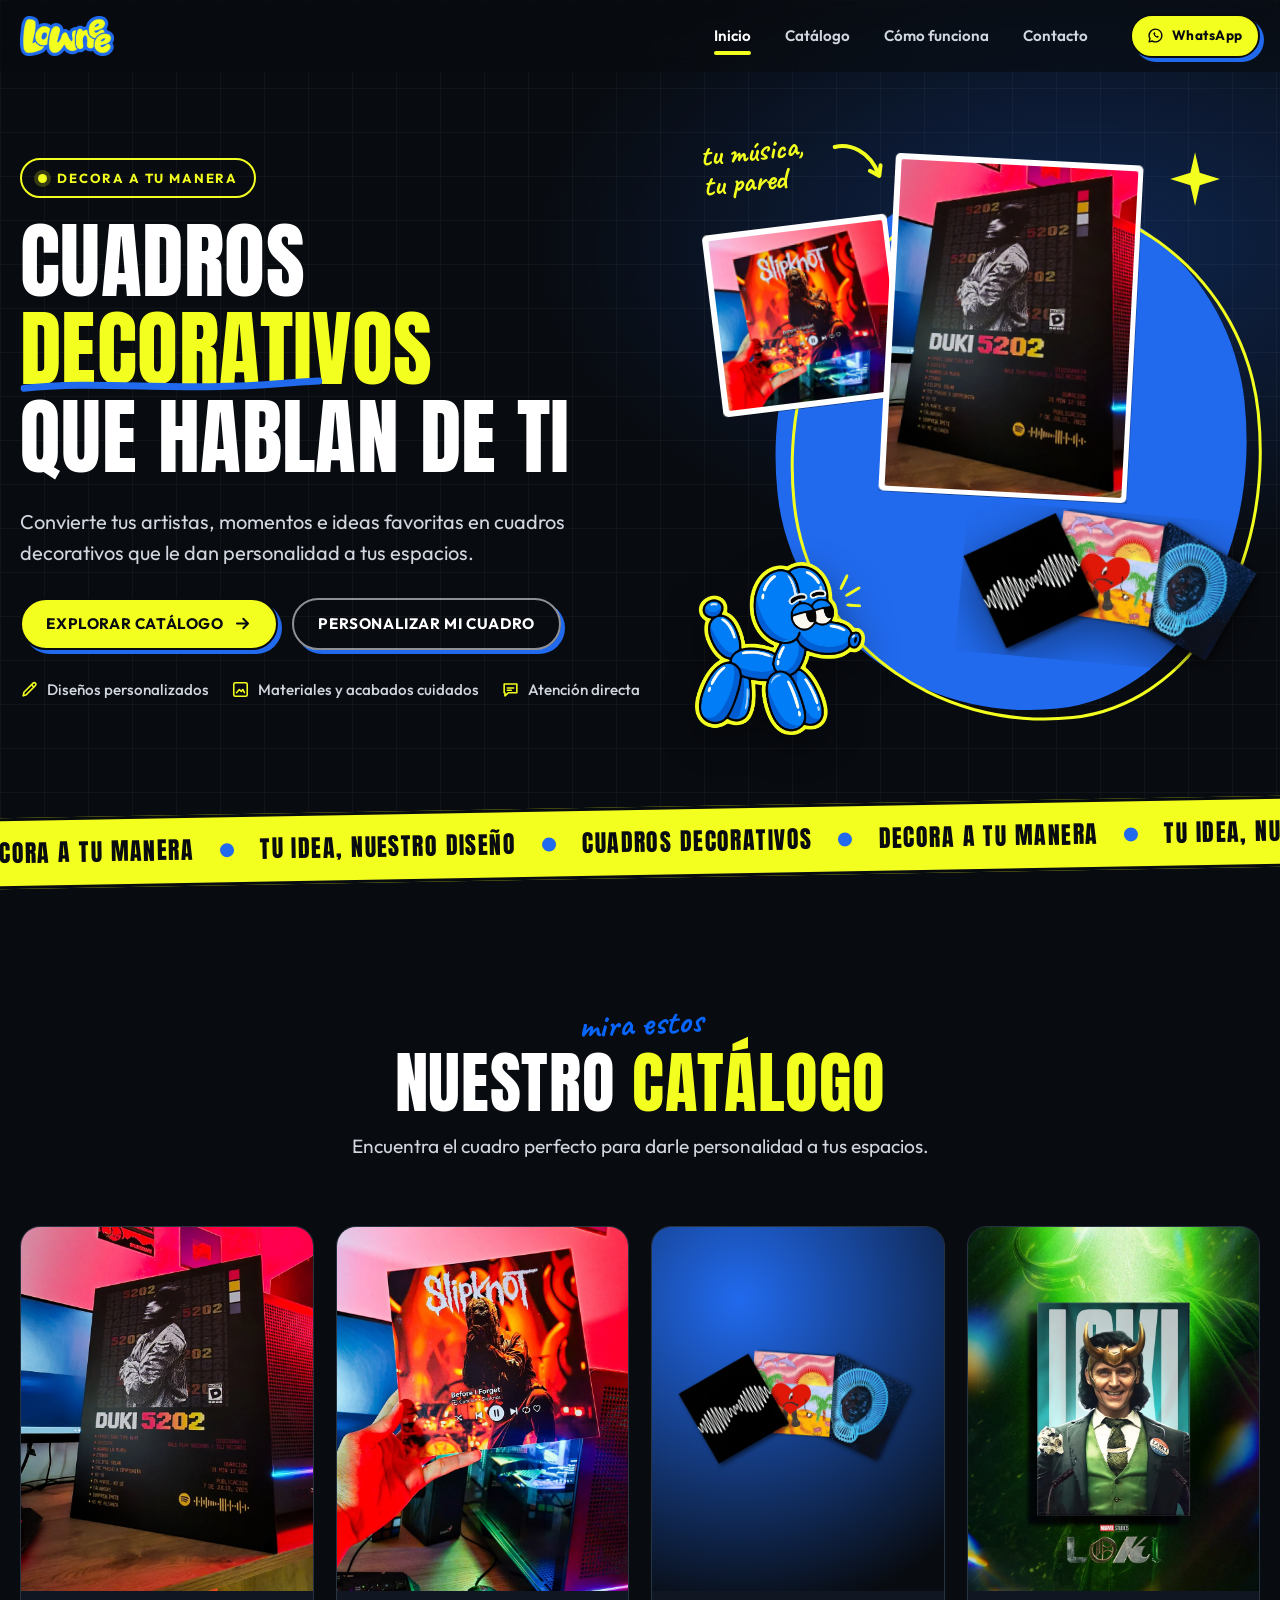
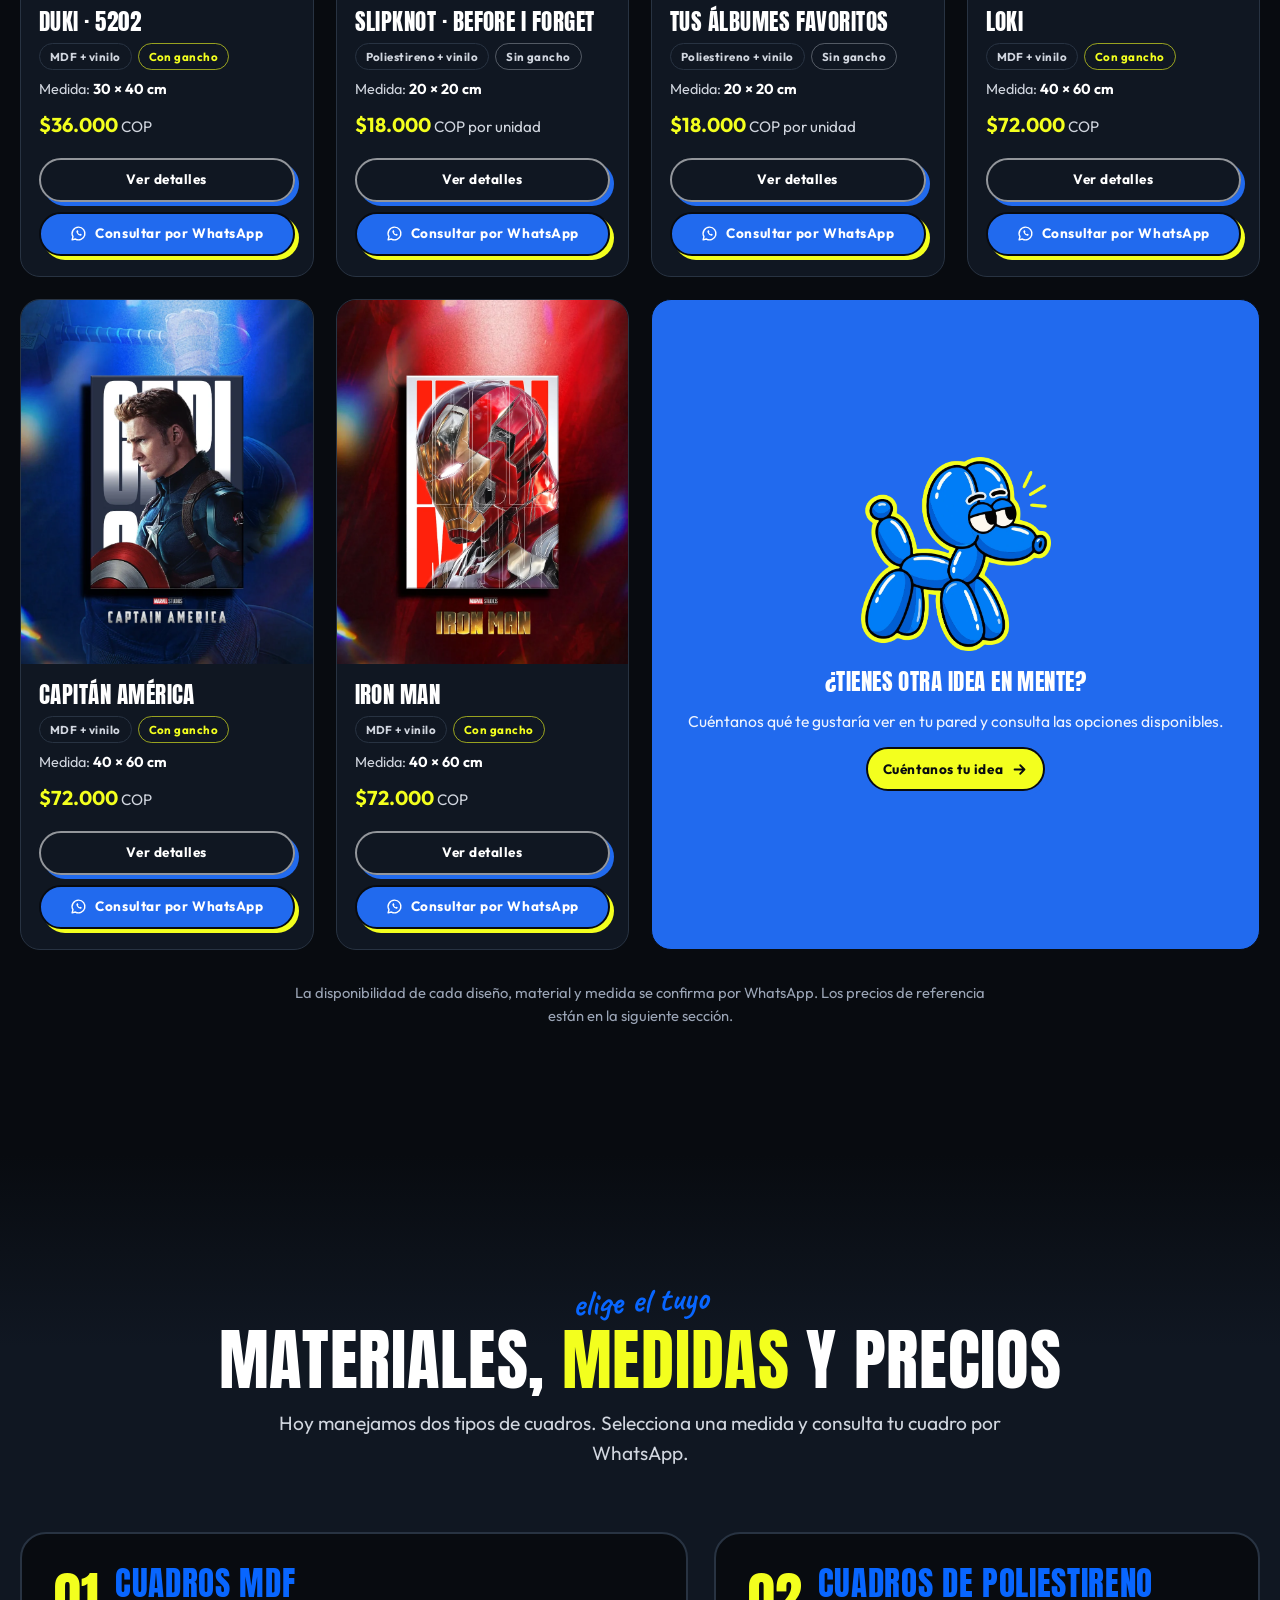
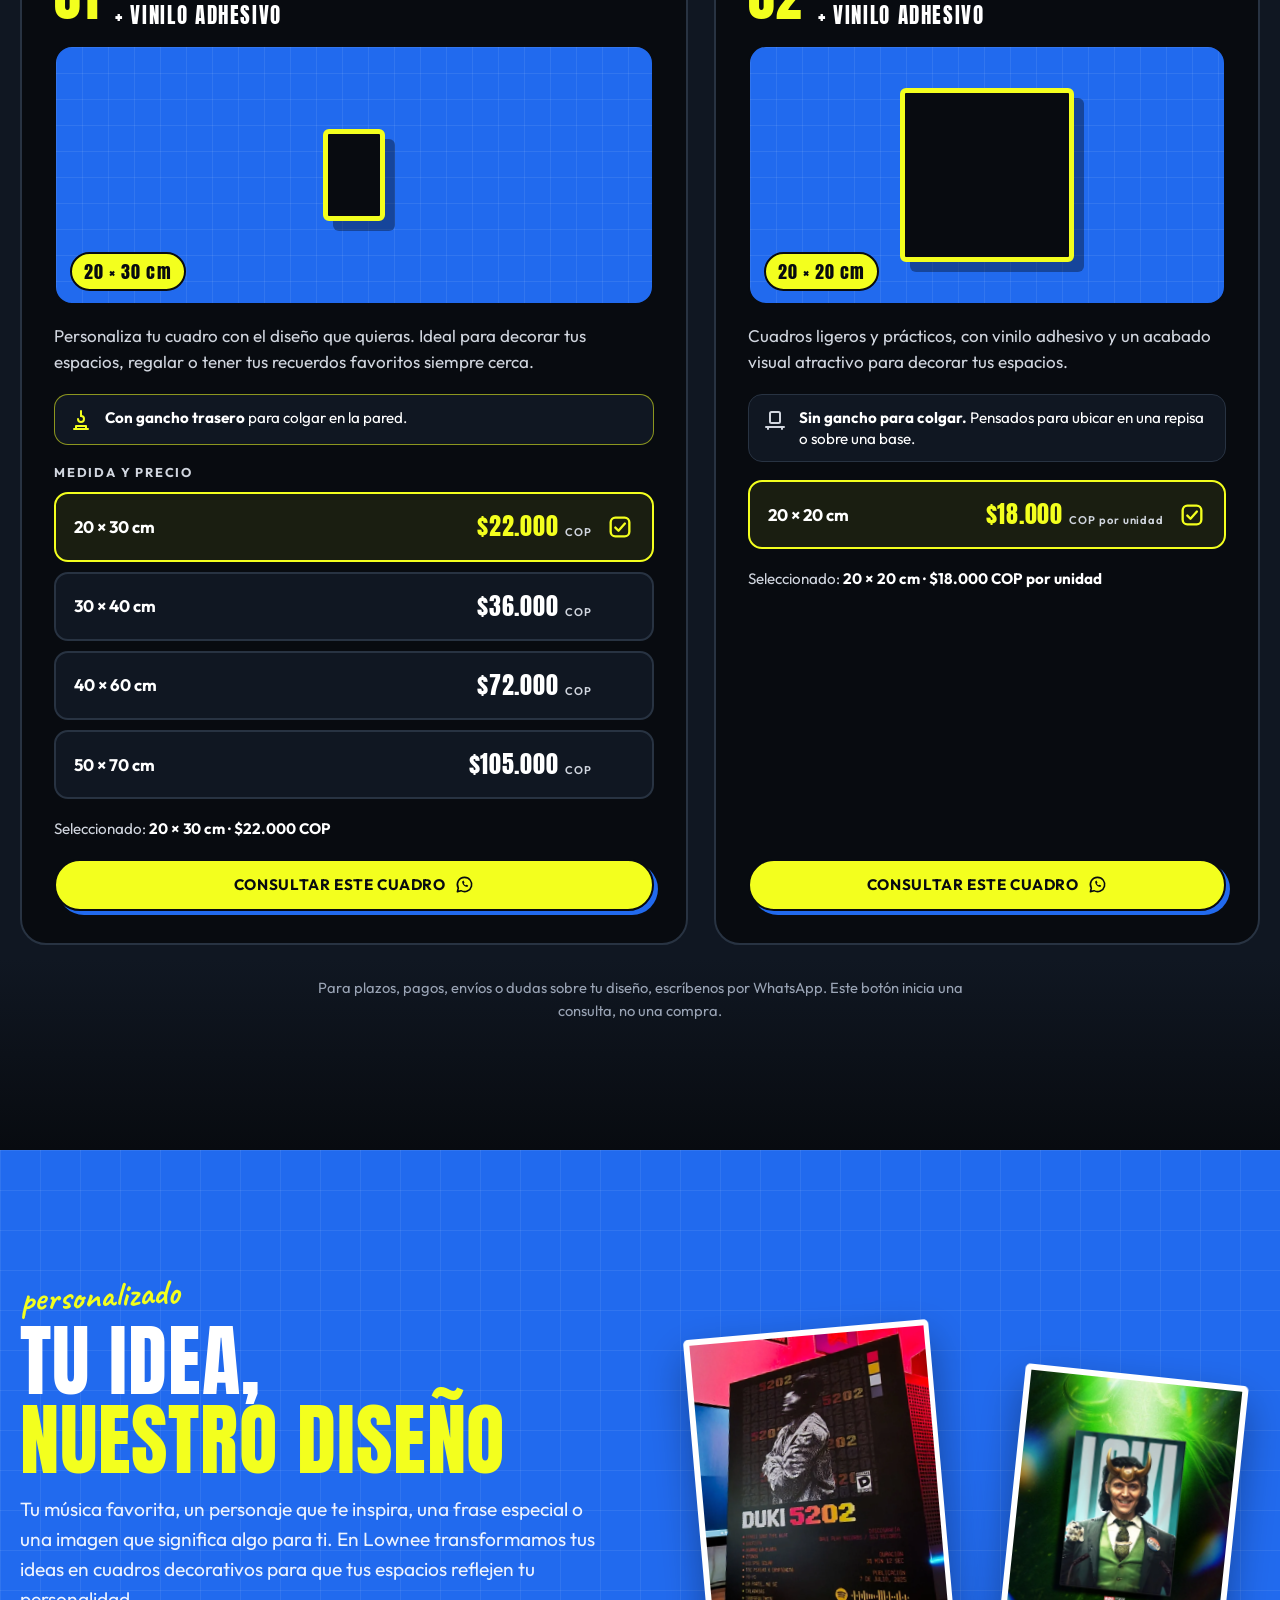
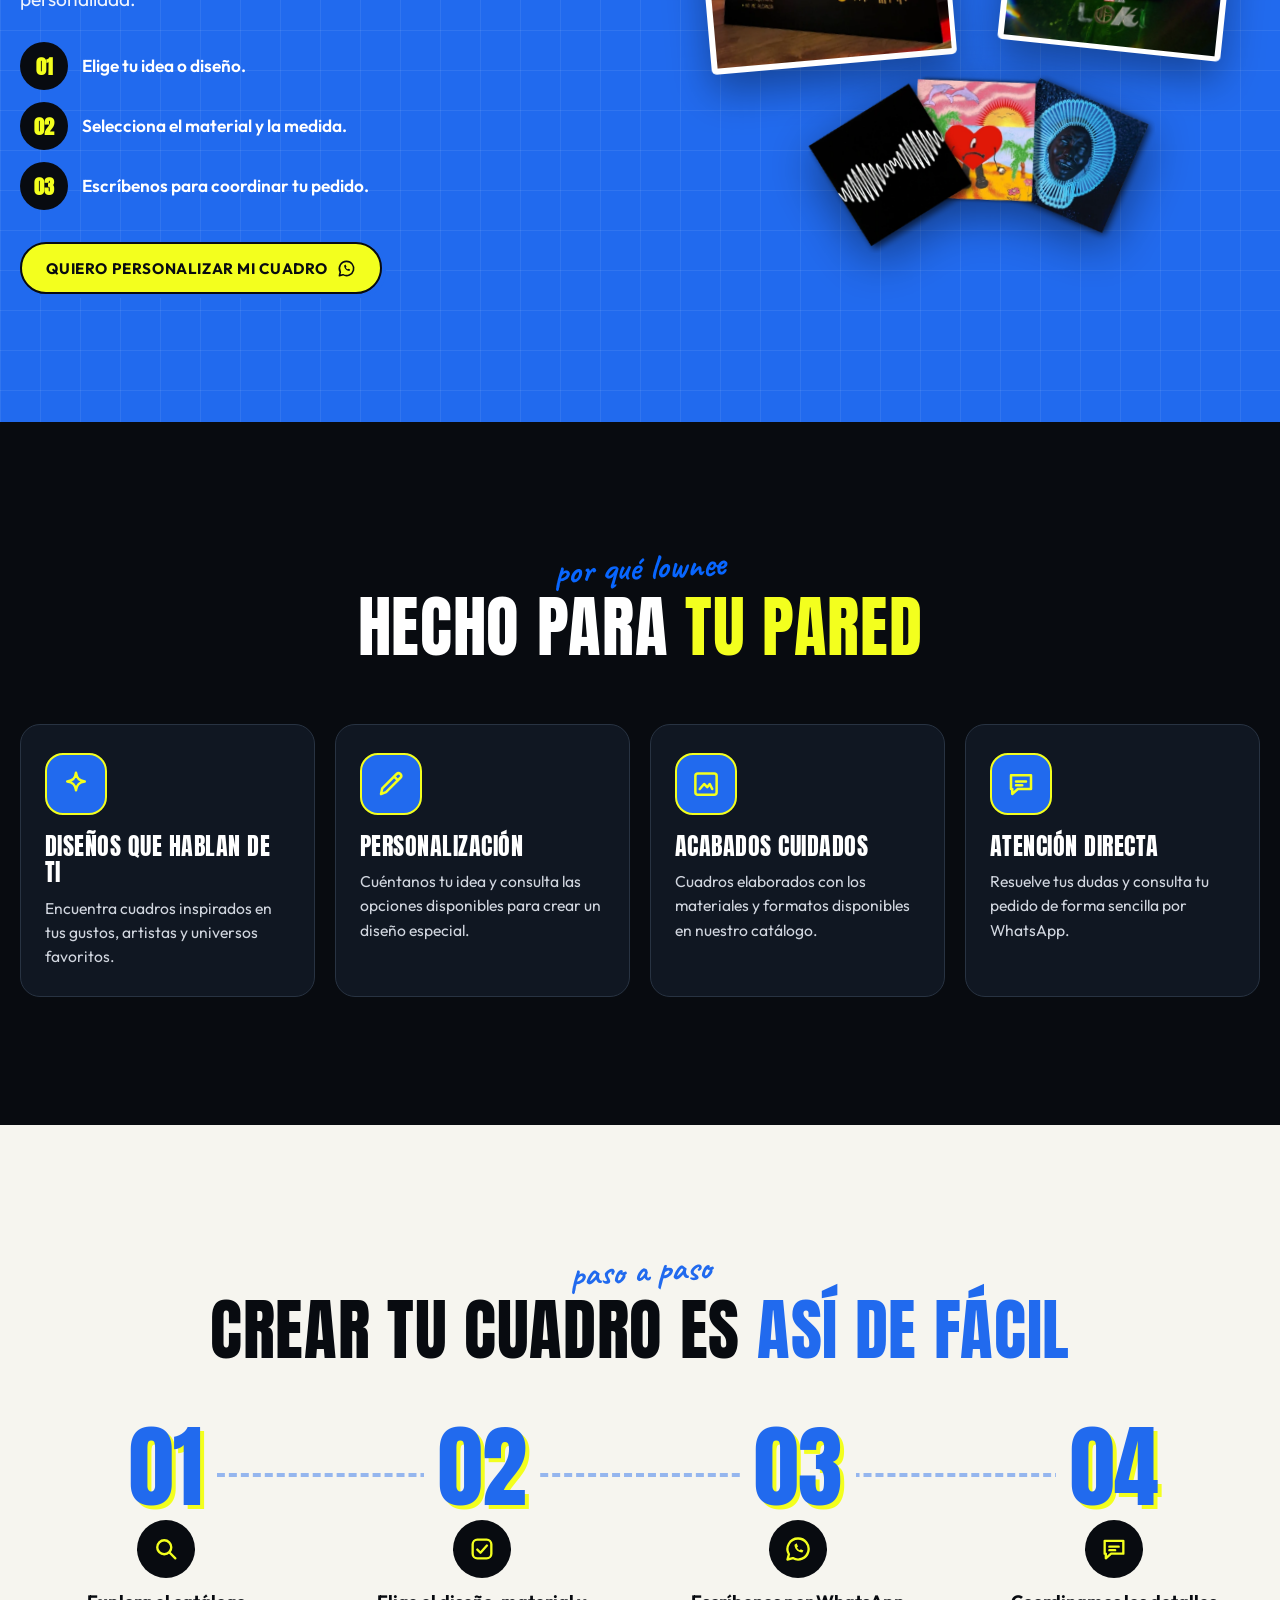
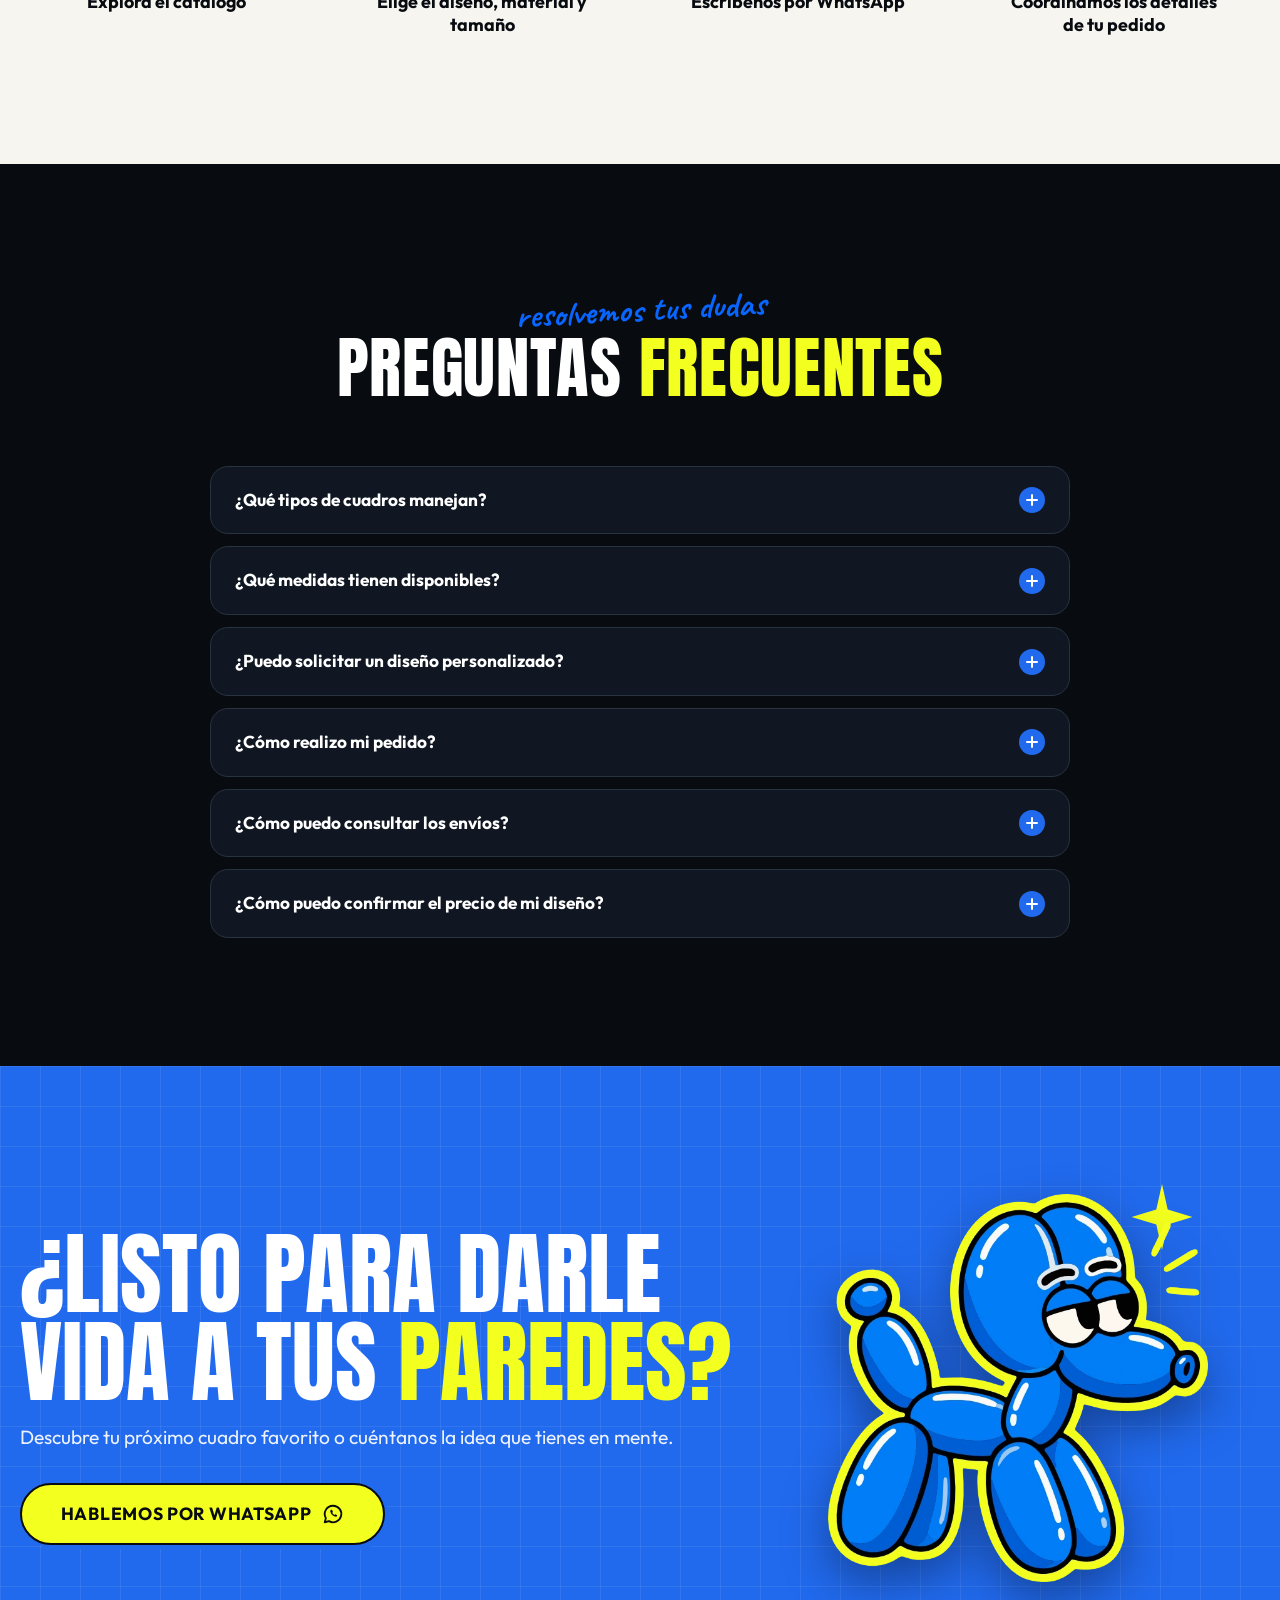
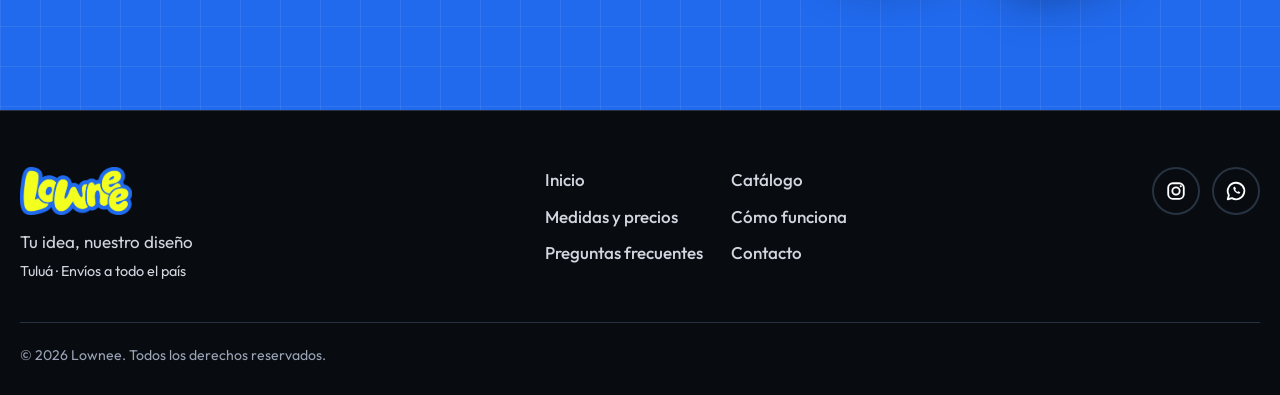
<file: index.html>
<!doctype html>
<html lang="es-CO">
<head>
  <meta charset="utf-8">
  <meta name="viewport" content="width=device-width, initial-scale=1">
  <title>Lownee | Cuadros Decorativos Personalizados</title>
  <meta name="description" content="Descubre cuadros decorativos personalizados en MDF con vinilo adhesivo y poliestireno. Encuentra diseños que reflejan tu estilo y consulta tu pedido con Lownee.">
  <meta name="theme-color" content="#080B10">

  <!-- Open Graph / Twitter. Al publicar, cambia la ruta de og:image por la URL completa (https://tudominio.com/assets/img/og-lownee.jpg) -->
  <meta property="og:type" content="website">
  <meta property="og:locale" content="es_CO">
  <meta property="og:site_name" content="Lownee">
  <meta property="og:title" content="Lownee | Cuadros Decorativos Personalizados">
  <meta property="og:description" content="Descubre cuadros decorativos personalizados en MDF con vinilo adhesivo y poliestireno. Encuentra diseños que reflejan tu estilo y consulta tu pedido con Lownee.">
  <meta property="og:image" content="assets/img/og-lownee.jpg">
  <meta property="og:image:width" content="1200">
  <meta property="og:image:height" content="630">
  <meta name="twitter:card" content="summary_large_image">

  <link rel="icon" type="image/png" href="assets/brand/favicon-64.png">
  <link rel="apple-touch-icon" href="assets/brand/apple-touch-icon.png">

  <link rel="preconnect" href="https://fonts.googleapis.com">
  <link rel="preconnect" href="https://fonts.gstatic.com" crossorigin>
  <link href="https://fonts.googleapis.com/css2?family=Anton&family=Caveat:wght@600;700&family=Outfit:wght@400;500;600;700&display=swap" rel="stylesheet">
  <link rel="preload" as="image" href="assets/img/duki-hero.webp">
  <link rel="stylesheet" href="css/styles.css">
  <script>document.documentElement.classList.add('js');</script>
</head>
<body>

<!-- Iconos (sprite inline) -->
<svg width="0" height="0" style="position:absolute" aria-hidden="true" focusable="false">
  <defs>
    <symbol id="i-wa" viewBox="0 0 24 24"><path d="M12 3a9 9 0 0 0-7.8 13.5L3 21l4.6-1.2A9 9 0 1 0 12 3z" fill="none" stroke="currentColor" stroke-width="2" stroke-linejoin="round"/><path d="M9 8.3c0 3.6 3.1 6.7 6.7 6.7l1-1.7-2.3-1.1-.9.9a4.8 4.8 0 0 1-2.4-2.4l.9-.9L10.8 7 9 8.3z" fill="currentColor"/></symbol>
    <symbol id="i-ig" viewBox="0 0 24 24"><rect x="3.5" y="3.5" width="17" height="17" rx="5" fill="none" stroke="currentColor" stroke-width="2"/><circle cx="12" cy="12" r="4" fill="none" stroke="currentColor" stroke-width="2"/><circle cx="17.2" cy="6.8" r="1.2" fill="currentColor"/></symbol>
    <symbol id="i-spark" viewBox="0 0 24 24"><path d="M12 3c.6 4.6 2.4 6.4 7 7-4.6.6-6.4 2.4-7 7-.6-4.6-2.4-6.4-7-7 4.600-.6 6.400-2.400 7-7z" fill="none" stroke="currentColor" stroke-width="2" stroke-linejoin="round"/></symbol>
    <symbol id="i-pencil" viewBox="0 0 24 24"><path d="M4 20l1-4.5L16.5 4a2.100 2.100 0 0 1 3 3L8 18.500 4 20z" fill="none" stroke="currentColor" stroke-width="2" stroke-linejoin="round"/><path d="M14.500 6l3.500 3.500" stroke="currentColor" stroke-width="2"/></symbol>
    <symbol id="i-frame" viewBox="0 0 24 24"><rect x="3.500" y="3.500" width="17" height="17" rx="2" fill="none" stroke="currentColor" stroke-width="2"/><path d="M7 16l3.500-4 2.500 2.500L15 12l2 4" fill="none" stroke="currentColor" stroke-width="2" stroke-linejoin="round" stroke-linecap="round"/></symbol>
    <symbol id="i-chat" viewBox="0 0 24 24"><path d="M4 5h16v11H9.500L5 20v-4H4z" fill="none" stroke="currentColor" stroke-width="2" stroke-linejoin="round"/><path d="M8 10h8M8 13h5" stroke="currentColor" stroke-width="2" stroke-linecap="round"/></symbol>
    <symbol id="i-search" viewBox="0 0 24 24"><circle cx="10.500" cy="10.500" r="6" fill="none" stroke="currentColor" stroke-width="2"/><path d="M15 15l5 5" stroke="currentColor" stroke-width="2" stroke-linecap="round"/></symbol>
    <symbol id="i-pick" viewBox="0 0 24 24"><rect x="4" y="4" width="16" height="16" rx="4" fill="none" stroke="currentColor" stroke-width="2"/><path d="M8 12.500l2.700 2.700L16.200 9" fill="none" stroke="currentColor" stroke-width="2" stroke-linecap="round" stroke-linejoin="round"/></symbol>
    <symbol id="i-hook" viewBox="0 0 24 24"><path d="M12 3v5" stroke="currentColor" stroke-width="2" stroke-linecap="round"/><path d="M12 8a3 3 0 1 1-3 3" fill="none" stroke="currentColor" stroke-width="2" stroke-linecap="round"/><path d="M5 21h14M7 21v-3h10v3" fill="none" stroke="currentColor" stroke-width="2" stroke-linecap="round" stroke-linejoin="round"/></symbol>
    <symbol id="i-shelf" viewBox="0 0 24 24"><rect x="7" y="4" width="10" height="11" rx="1.500" fill="none" stroke="currentColor" stroke-width="2"/><path d="M3 19h18M5 19v2M19 19v2" stroke="currentColor" stroke-width="2" stroke-linecap="round"/></symbol>
    <symbol id="i-arrow" viewBox="0 0 24 24"><path d="M5 12h14M13 6l6 6-6 6" fill="none" stroke="currentColor" stroke-width="2.500" stroke-linecap="round" stroke-linejoin="round"/></symbol>
  </defs>
</svg>

<a class="skip" href="#contenido">Saltar al contenido</a>

<!-- ============ HEADER ============ -->
<header class="header" id="header">
  <div class="container header__in">
    <a class="header__logo" href="#inicio" aria-label="Lownee, ir al inicio">
      <img src="assets/brand/logo-lownee.webp" width="1071" height="458" alt="Lownee">
    </a>

    <nav class="nav" id="nav" aria-label="Principal">
      <ul class="nav__list">
        <li><a href="#inicio" data-nav="inicio">Inicio</a></li>
        <li><a href="#catalogo" data-nav="catalogo">Catálogo</a></li>
        <li><a href="#como-funciona" data-nav="como-funciona">Cómo funciona</a></li>
        <li><a href="#contacto" data-nav="contacto">Contacto</a></li>
        <span class="nav__indicator" aria-hidden="true"></span>
      </ul>
      <a class="btn btn--yellow btn--sm nav__cta" href="#" data-wa="general">
        <svg class="ico" aria-hidden="true"><use href="#i-wa"/></svg> WhatsApp
      </a>
    </nav>

    <button class="burger" id="burger" aria-label="Abrir menú" aria-expanded="false" aria-controls="nav">
      <span></span><span></span><span></span>
    </button>
  </div>
</header>

<main id="contenido">

<!-- ============ HERO ============ -->
<section class="hero" id="inicio" data-nav-group="inicio">
  <div class="container hero__grid">
    <div class="hero__text">
      <p class="eyebrow reveal-up" style="--d:0ms"><span class="eyebrow__dot" aria-hidden="true"></span>DECORA A TU MANERA</p>
      <h1 class="hero__title" aria-label="Cuadros decorativos que hablan de ti">
        <span class="line"><span style="--d:80ms">CUADROS</span></span>
        <span class="line"><span class="hl" style="--d:180ms">DECORATIVOS
          <svg class="hl__line" viewBox="0 0 300 18" preserveAspectRatio="none" aria-hidden="true"><path d="M3 12C55 3 120 16 190 7s86 4 107-2" pathLength="1"/></svg>
        </span></span>
        <span class="line"><span style="--d:280ms">QUE HABLAN DE TI</span></span>
      </h1>
      <p class="hero__lead reveal-up" style="--d:420ms">Convierte tus artistas, momentos e ideas favoritas en cuadros decorativos que le dan personalidad a tus espacios.</p>
      <div class="hero__cta reveal-up" style="--d:540ms">
        <a class="btn btn--yellow" href="#catalogo">EXPLORAR CATÁLOGO <svg class="ico" aria-hidden="true"><use href="#i-arrow"/></svg></a>
        <a class="btn btn--ghost" href="#" data-wa="personalizar">PERSONALIZAR MI CUADRO</a>
      </div>
      <ul class="perks reveal-up" style="--d:680ms">
        <li><svg class="ico" aria-hidden="true"><use href="#i-pencil"/></svg>Diseños personalizados</li>
        <li><svg class="ico" aria-hidden="true"><use href="#i-frame"/></svg>Materiales y acabados cuidados</li>
        <li><svg class="ico" aria-hidden="true"><use href="#i-chat"/></svg>Atención directa</li>
      </ul>
    </div>

    <div class="hero__art" id="heroArt">
      <div class="hero__blob" aria-hidden="true"></div>

      <figure class="print print--slip" style="--r:-7deg;--depth:10">
        <img src="assets/img/slipknot-hero.webp" width="800" height="785" alt="Cuadro de Slipknot «Before I Forget» con diseño de reproductor de música, sostenido en la mano" decoding="async">
      </figure>
      <figure class="print print--main" style="--r:3deg;--depth:18">
        <img src="assets/img/duki-hero.webp" width="720" height="993" alt="Cuadro de Duki 5202 con la lista de canciones del álbum, sobre un escritorio con luz neón" fetchpriority="high" decoding="async">
      </figure>
      <figure class="print print--alb" style="--r:5deg;--depth:26">
        <img src="assets/img/albumes-tight.webp" width="1030" height="520" alt="Tres portadas de álbumes convertidas en cuadros" decoding="async">
      </figure>

      <img class="hero__mascot" src="assets/brand/mascota-lownee.webp" width="607" height="620" alt="Mascota de Lownee, un perro globo azul">

      <svg class="hero__spark" viewBox="0 0 60 60" aria-hidden="true"><path d="M30 4l4.500 20L54 30l-19.500 6L30 56l-4.500-20L6 30l19.500-6z"/></svg>
      <p class="hero__note" aria-hidden="true">tu música,<br>tu pared</p>
      <svg class="hero__arrow" viewBox="0 0 90 70" aria-hidden="true"><path d="M6 8C30 2 62 14 76 52" pathLength="1"/><path d="M62 46l15 8 2-17" pathLength="1"/></svg>
    </div>
  </div>
</section>

<!-- Cinta -->
<div class="ticker" aria-hidden="true">
  <div class="ticker__track">
    <span>DECORA A TU MANERA</span><i></i><span>TU IDEA, NUESTRO DISEÑO</span><i></i><span>CUADROS DECORATIVOS</span><i></i><span>DECORA A TU MANERA</span><i></i><span>TU IDEA, NUESTRO DISEÑO</span><i></i><span>CUADROS DECORATIVOS</span><i></i>
    <span>DECORA A TU MANERA</span><i></i><span>TU IDEA, NUESTRO DISEÑO</span><i></i><span>CUADROS DECORATIVOS</span><i></i><span>DECORA A TU MANERA</span><i></i><span>TU IDEA, NUESTRO DISEÑO</span><i></i><span>CUADROS DECORATIVOS</span><i></i>
  </div>
</div>

<!-- ============ CATÁLOGO ============ -->
<section class="section" id="catalogo" data-nav-group="catalogo" aria-labelledby="t-catalogo">
  <div class="container">
    <header class="section__head" data-reveal>
      <p class="script">mira estos</p>
      <h2 id="t-catalogo" class="h2">NUESTRO <span class="y">CATÁLOGO</span></h2>
      <p class="lead">Encuentra el cuadro perfecto para darle personalidad a tus espacios.</p>
    </header>

    <ul class="cards">
      <li class="card" data-reveal data-title="Duki · 5202" data-material="MDF + vinilo adhesivo" data-size="30 × 40 cm" data-price="$36.000 COP" data-hook="si" data-desc="Póster con la lista de canciones del álbum 5202." data-img="assets/img/duki-card.webp" data-w="900" data-h="1125">
        <div class="card__media"><img src="assets/img/duki-card.webp" width="900" height="1125" alt="Cuadro de Duki 5202 con la lista de canciones, sobre un escritorio con luz neón" loading="lazy" decoding="async"></div>
        <div class="card__body">
          <h3 class="card__title">Duki · 5202</h3>
          <p class="card__meta"><span class="chip">MDF + vinilo</span><span class="chip chip--hook">Con gancho</span></p>
          <p class="card__sizes">Medida: <strong>30 × 40 cm</strong></p>
          <p class="card__price"><strong>$36.000</strong> COP</p>
          <div class="card__actions">
            <button class="btn btn--ghost btn--sm" type="button" data-detail>Ver detalles</button>
            <a class="btn btn--blue btn--sm" href="#" data-wa="diseno" data-wa-detail="MDF + vinilo adhesivo, 30 × 40 cm, $36.000 COP" data-wa-name="Duki · 5202" ><svg class="ico" aria-hidden="true"><use href="#i-wa"/></svg>Consultar por WhatsApp</a>
          </div>
        </div>
      </li>
      <li class="card" data-reveal data-title="Slipknot · Before I Forget" data-material="Poliestireno + vinilo adhesivo" data-size="20 × 20 cm" data-price="$18.000 COP" data-hook="no" data-desc="Cuadro con estilo de reproductor de música, inspirado en «Before I Forget»." data-img="assets/img/slipknot-card.webp" data-w="900" data-h="1125">
        <div class="card__media"><img src="assets/img/slipknot-card.webp" width="900" height="1125" alt="Cuadro de Slipknot «Before I Forget» con diseño de reproductor de música, sostenido en la mano" loading="lazy" decoding="async"></div>
        <div class="card__body">
          <h3 class="card__title">Slipknot · Before I Forget</h3>
          <p class="card__meta"><span class="chip">Poliestireno + vinilo</span><span class="chip chip--nohook">Sin gancho</span></p>
          <p class="card__sizes">Medida: <strong>20 × 20 cm</strong></p>
          <p class="card__price"><strong>$18.000</strong> COP por unidad</p>
          <div class="card__actions">
            <button class="btn btn--ghost btn--sm" type="button" data-detail>Ver detalles</button>
            <a class="btn btn--blue btn--sm" href="#" data-wa="diseno" data-wa-detail="Poliestireno + vinilo adhesivo, 20 × 20 cm, $18.000 COP" data-wa-name="Slipknot · Before I Forget"><svg class="ico" aria-hidden="true"><use href="#i-wa"/></svg>Consultar por WhatsApp</a>
          </div>
        </div>
      </li>
      <li class="card" data-reveal data-title="Tus álbumes favoritos" data-material="Poliestireno + vinilo adhesivo" data-size="20 × 20 cm" data-price="$18.000 COP" data-hook="no" data-desc="Tu álbum favorito también puede sonar en tu pared." data-img="assets/img/albumes.webp" data-w="1067" data-h="548">
        <div class="card__media card__media--wide"><img src="assets/img/albumes.webp" width="1067" height="548" alt="Tres portadas de álbumes convertidas en cuadros" loading="lazy" decoding="async"></div>
        <div class="card__body">
          <h3 class="card__title">Tus álbumes favoritos</h3>
          <p class="card__meta"><span class="chip">Poliestireno + vinilo</span><span class="chip chip--nohook">Sin gancho</span></p>
          <p class="card__sizes">Medida: <strong>20 × 20 cm</strong></p>
          <p class="card__price"><strong>$18.000</strong> COP por unidad</p>
          <div class="card__actions">
            <button class="btn btn--ghost btn--sm" type="button" data-detail>Ver detalles</button>
            <a class="btn btn--blue btn--sm" href="#" data-wa="diseno" data-wa-detail="Poliestireno + vinilo adhesivo, 20 × 20 cm, $18.000 COP" data-wa-name="Tus álbumes favoritos"><svg class="ico" aria-hidden="true"><use href="#i-wa"/></svg>Consultar por WhatsApp</a>
          </div>
        </div>
      </li>
      <li class="card" data-reveal data-title="Loki" data-material="MDF + vinilo adhesivo" data-size="40 × 60 cm" data-price="$72.000 COP" data-hook="si" data-desc="Cuadro Marvel de Loki." data-img="assets/img/marvel-loki.webp" data-w="900" data-h="1125">
        <div class="card__media"><img src="assets/img/marvel-loki.webp" width="900" height="1125" alt="Cuadro de Loki, Marvel Studios, sobre fondo verde" loading="lazy" decoding="async"></div>
        <div class="card__body">
          <h3 class="card__title">Loki</h3>
          <p class="card__meta"><span class="chip">MDF + vinilo</span><span class="chip chip--hook">Con gancho</span></p>
          <p class="card__sizes">Medida: <strong>40 × 60 cm</strong></p>
          <p class="card__price"><strong>$72.000</strong> COP</p>
          <div class="card__actions">
            <button class="btn btn--ghost btn--sm" type="button" data-detail>Ver detalles</button>
            <a class="btn btn--blue btn--sm" href="#" data-wa="diseno" data-wa-detail="MDF + vinilo adhesivo, 40 × 60 cm, $72.000 COP" data-wa-name="Loki" ><svg class="ico" aria-hidden="true"><use href="#i-wa"/></svg>Consultar por WhatsApp</a>
          </div>
        </div>
      </li>
      <li class="card" data-reveal data-title="Capitán América" data-material="MDF + vinilo adhesivo" data-size="40 × 60 cm" data-price="$72.000 COP" data-hook="si" data-desc="Cuadro Marvel del Capitán América." data-img="assets/img/marvel-capitan-america.webp" data-w="900" data-h="1125">
        <div class="card__media"><img src="assets/img/marvel-capitan-america.webp" width="900" height="1125" alt="Cuadro del Capitán América, Marvel Studios, sobre fondo azul" loading="lazy" decoding="async"></div>
        <div class="card__body">
          <h3 class="card__title">Capitán América</h3>
          <p class="card__meta"><span class="chip">MDF + vinilo</span><span class="chip chip--hook">Con gancho</span></p>
          <p class="card__sizes">Medida: <strong>40 × 60 cm</strong></p>
          <p class="card__price"><strong>$72.000</strong> COP</p>
          <div class="card__actions">
            <button class="btn btn--ghost btn--sm" type="button" data-detail>Ver detalles</button>
            <a class="btn btn--blue btn--sm" href="#" data-wa="diseno" data-wa-detail="MDF + vinilo adhesivo, 40 × 60 cm, $72.000 COP" data-wa-name="Capitán América" ><svg class="ico" aria-hidden="true"><use href="#i-wa"/></svg>Consultar por WhatsApp</a>
          </div>
        </div>
      </li>
      <li class="card" data-reveal data-title="Iron Man" data-material="MDF + vinilo adhesivo" data-size="40 × 60 cm" data-price="$72.000 COP" data-hook="si" data-desc="Cuadro Marvel de Iron Man." data-img="assets/img/marvel-iron-man.webp" data-w="900" data-h="1125">
        <div class="card__media"><img src="assets/img/marvel-iron-man.webp" width="900" height="1125" alt="Cuadro de Iron Man, Marvel Studios, sobre fondo rojo" loading="lazy" decoding="async"></div>
        <div class="card__body">
          <h3 class="card__title">Iron Man</h3>
          <p class="card__meta"><span class="chip">MDF + vinilo</span><span class="chip chip--hook">Con gancho</span></p>
          <p class="card__sizes">Medida: <strong>40 × 60 cm</strong></p>
          <p class="card__price"><strong>$72.000</strong> COP</p>
          <div class="card__actions">
            <button class="btn btn--ghost btn--sm" type="button" data-detail>Ver detalles</button>
            <a class="btn btn--blue btn--sm" href="#" data-wa="diseno" data-wa-detail="MDF + vinilo adhesivo, 40 × 60 cm, $72.000 COP" data-wa-name="Iron Man" ><svg class="ico" aria-hidden="true"><use href="#i-wa"/></svg>Consultar por WhatsApp</a>
          </div>
        </div>
      </li>

      <li class="card card--cta" data-reveal>
        <img class="card__mascot" src="assets/brand/mascota-lownee.webp" width="607" height="620" alt="" loading="lazy" decoding="async">
        <h3 class="card__title">¿Tienes otra idea en mente?</h3>
        <p>Cuéntanos qué te gustaría ver en tu pared y consulta las opciones disponibles.</p>
        <a class="btn btn--yellow btn--sm" href="#" data-wa="personalizar">Cuéntanos tu idea <svg class="ico" aria-hidden="true"><use href="#i-arrow"/></svg></a>
      </li>
    </ul>
    <p class="fineprint" data-reveal>La disponibilidad de cada diseño, material y medida se confirma por WhatsApp. Los precios de referencia están en la siguiente sección.</p>
  </div>
</section>

<!-- ============ MATERIALES, MEDIDAS Y PRECIOS ============ -->
<section class="section section--alt" id="medidas" data-nav-group="catalogo" aria-labelledby="t-medidas">
  <div class="container">
    <header class="section__head" data-reveal>
      <p class="script">elige el tuyo</p>
      <h2 id="t-medidas" class="h2">MATERIALES, <span class="y">MEDIDAS</span> Y PRECIOS</h2>
      <p class="lead">Hoy manejamos dos tipos de cuadros. Selecciona una medida y consulta tu cuadro por WhatsApp.</p>
    </header>

    <div class="products">
      <!-- Producto 01 -->
      <article class="product" id="prod-mdf" data-reveal data-material="MDF + vinilo adhesivo">
        <div class="product__top">
          <span class="product__num">01</span>
          <h3 class="product__name">CUADROS MDF <small>+ VINILO ADHESIVO</small></h3>
        </div>
        <div class="stage" aria-hidden="true">
          <div class="frame" id="frameMdf"></div><span class="stage__tag" id="tagMdf">20 × 30 cm</span>
        </div>
        <p class="product__desc">Personaliza tu cuadro con el diseño que quieras. Ideal para decorar tus espacios, regalar o tener tus recuerdos favoritos siempre cerca.</p>
        <p class="product__hook product__hook--yes"><svg class="ico" aria-hidden="true"><use href="#i-hook"/></svg><span><strong>Con gancho trasero</strong> para colgar en la pared.</span></p>

        <fieldset class="sizes">
          <legend class="sizes__legend">Medida y precio</legend>
          <label class="size"><input type="radio" name="mdf" value="20 × 30 cm" data-price="$22.000 COP" data-w="20" data-h="30" checked><span class="size__row"><span class="size__dim">20 × 30 cm</span><span class="size__price">$22.000 <small>COP</small></span><svg class="size__ok ico" aria-hidden="true"><use href="#i-pick"/></svg></span></label>
          <label class="size"><input type="radio" name="mdf" value="30 × 40 cm" data-price="$36.000 COP" data-w="30" data-h="40"><span class="size__row"><span class="size__dim">30 × 40 cm</span><span class="size__price">$36.000 <small>COP</small></span><svg class="size__ok ico" aria-hidden="true"><use href="#i-pick"/></svg></span></label>
          <label class="size"><input type="radio" name="mdf" value="40 × 60 cm" data-price="$72.000 COP" data-w="40" data-h="60"><span class="size__row"><span class="size__dim">40 × 60 cm</span><span class="size__price">$72.000 <small>COP</small></span><svg class="size__ok ico" aria-hidden="true"><use href="#i-pick"/></svg></span></label>
          <label class="size"><input type="radio" name="mdf" value="50 × 70 cm" data-price="$105.000 COP" data-w="50" data-h="70"><span class="size__row"><span class="size__dim">50 × 70 cm</span><span class="size__price">$105.000 <small>COP</small></span><svg class="size__ok ico" aria-hidden="true"><use href="#i-pick"/></svg></span></label>
        </fieldset>

        <p class="product__sel" aria-live="polite">Seleccionado: <strong id="selMdf">20 × 30 cm · $22.000 COP</strong></p>
        <a class="btn btn--yellow btn--block" href="#" id="btnMdf" data-wa="producto">CONSULTAR ESTE CUADRO <svg class="ico" aria-hidden="true"><use href="#i-wa"/></svg></a>
      </article>

      <!-- Producto 02 -->
      <article class="product product--poli" id="prod-poli" data-reveal data-material="poliestireno + vinilo adhesivo">
        <div class="product__top">
          <span class="product__num">02</span>
          <h3 class="product__name">CUADROS DE POLIESTIRENO <small>+ VINILO ADHESIVO</small></h3>
        </div>
        <div class="stage" aria-hidden="true">
          <div class="frame frame--sq"></div><span class="stage__tag">20 × 20 cm</span>
        </div>
        <p class="product__desc">Cuadros ligeros y prácticos, con vinilo adhesivo y un acabado visual atractivo para decorar tus espacios.</p>
        <p class="product__hook product__hook--no"><svg class="ico" aria-hidden="true"><use href="#i-shelf"/></svg><span><strong>Sin gancho para colgar.</strong> Pensados para ubicar en una repisa o sobre una base.</span></p>

        <div class="sizes" role="group" aria-label="Medida y precio del cuadro de poliestireno">
          <div class="size size--single is-on">
            <span class="size__row"><span class="size__dim">20 × 20 cm</span><span class="size__price">$18.000 <small>COP por unidad</small></span><svg class="size__ok ico" aria-hidden="true"><use href="#i-pick"/></svg></span>
          </div>
        </div>

        <p class="product__sel">Seleccionado: <strong>20 × 20 cm · $18.000 COP por unidad</strong></p>
        <a class="btn btn--yellow btn--block" href="#" id="btnPoli" data-wa="producto" data-material="poliestireno + vinilo adhesivo" data-size="20 × 20 cm" data-price="$18.000 COP por unidad">CONSULTAR ESTE CUADRO <svg class="ico" aria-hidden="true"><use href="#i-wa"/></svg></a>
      </article>
    </div>
    <p class="fineprint" data-reveal>Para plazos, pagos, envíos o dudas sobre tu diseño, escríbenos por WhatsApp. Este botón inicia una consulta, no una compra.</p>
  </div>
</section>

<!-- ============ TU IDEA, NUESTRO DISEÑO ============ -->
<section class="idea" id="personalizar" data-nav-group="como-funciona" aria-labelledby="t-idea">
  <div class="container idea__grid">
    <div class="idea__text" data-reveal>
      <p class="script script--y">personalizado</p>
      <h2 id="t-idea" class="h2 h2--xl">TU IDEA, <span class="y">NUESTRO DISEÑO</span></h2>
      <p class="lead lead--w">Tu música favorita, un personaje que te inspira, una frase especial o una imagen que significa algo para ti. En Lownee transformamos tus ideas en cuadros decorativos para que tus espacios reflejen tu personalidad.</p>
      <ol class="mini-steps">
        <li><span>01</span>Elige tu idea o diseño.</li>
        <li><span>02</span>Selecciona el material y la medida.</li>
        <li><span>03</span>Escríbenos para coordinar tu pedido.</li>
      </ol>
      <a class="btn btn--yellow" href="#" data-wa="personalizar">QUIERO PERSONALIZAR MI CUADRO <svg class="ico" aria-hidden="true"><use href="#i-wa"/></svg></a>
    </div>
    <div class="idea__collage" data-reveal>
      <figure class="polaroid polaroid--a"><img src="assets/img/duki-hero.webp" width="720" height="993" alt="Cuadro de Duki 5202 sobre un escritorio con luz neón" loading="lazy" decoding="async"></figure>
      <figure class="polaroid polaroid--b"><img src="assets/img/marvel-loki.webp" width="900" height="1125" alt="Cuadro de Loki, Marvel Studios" loading="lazy" decoding="async"></figure>
      <figure class="polaroid polaroid--c"><img src="assets/img/albumes-tight.webp" width="1030" height="520" alt="Portadas de álbumes convertidas en cuadros" loading="lazy" decoding="async"></figure>
    </div>
  </div>
</section>

<!-- ============ BENEFICIOS ============ -->
<section class="section" id="beneficios" data-nav-group="como-funciona" aria-labelledby="t-benef">
  <div class="container">
    <header class="section__head" data-reveal>
      <p class="script">por qué lownee</p>
      <h2 id="t-benef" class="h2">HECHO PARA <span class="y">TU PARED</span></h2>
    </header>
    <ul class="benefits">
      <li class="benefit" data-reveal><span class="benefit__ico"><svg class="ico" aria-hidden="true"><use href="#i-spark"/></svg></span><h3>Diseños que hablan de ti</h3><p>Encuentra cuadros inspirados en tus gustos, artistas y universos favoritos.</p></li>
      <li class="benefit" data-reveal><span class="benefit__ico"><svg class="ico" aria-hidden="true"><use href="#i-pencil"/></svg></span><h3>Personalización</h3><p>Cuéntanos tu idea y consulta las opciones disponibles para crear un diseño especial.</p></li>
      <li class="benefit" data-reveal><span class="benefit__ico"><svg class="ico" aria-hidden="true"><use href="#i-frame"/></svg></span><h3>Acabados cuidados</h3><p>Cuadros elaborados con los materiales y formatos disponibles en nuestro catálogo.</p></li>
      <li class="benefit" data-reveal><span class="benefit__ico"><svg class="ico" aria-hidden="true"><use href="#i-chat"/></svg></span><h3>Atención directa</h3><p>Resuelve tus dudas y consulta tu pedido de forma sencilla por WhatsApp.</p></li>
    </ul>
  </div>
</section>

<!-- ============ CÓMO REALIZAR UN PEDIDO ============ -->
<section class="section section--light" id="como-funciona" data-nav-group="como-funciona" aria-labelledby="t-pasos">
  <div class="container">
    <header class="section__head" data-reveal>
      <p class="script script--b">paso a paso</p>
      <h2 id="t-pasos" class="h2 h2--dark">CREAR TU CUADRO ES <span class="b">ASÍ DE FÁCIL</span></h2>
    </header>
    <ol class="steps">
      <li class="step" data-reveal><span class="step__n">01</span><span class="step__ico"><svg class="ico" aria-hidden="true"><use href="#i-search"/></svg></span><h3>Explora el catálogo</h3></li>
      <li class="step" data-reveal><span class="step__n">02</span><span class="step__ico"><svg class="ico" aria-hidden="true"><use href="#i-pick"/></svg></span><h3>Elige el diseño, material y tamaño</h3></li>
      <li class="step" data-reveal><span class="step__n">03</span><span class="step__ico"><svg class="ico" aria-hidden="true"><use href="#i-wa"/></svg></span><h3>Escríbenos por WhatsApp</h3></li>
      <li class="step" data-reveal><span class="step__n">04</span><span class="step__ico"><svg class="ico" aria-hidden="true"><use href="#i-chat"/></svg></span><h3>Coordinamos los detalles de tu pedido</h3></li>
    </ol>
  </div>
</section>

<!-- ============ FAQ ============ -->
<section class="section" id="faq" data-nav-group="como-funciona" aria-labelledby="t-faq">
  <div class="container container--narrow">
    <header class="section__head" data-reveal>
      <p class="script">resolvemos tus dudas</p>
      <h2 id="t-faq" class="h2">PREGUNTAS <span class="y">FRECUENTES</span></h2>
    </header>

    <div class="faq" data-reveal>
      <div class="faq__item">
        <h3><button class="faq__q" type="button" aria-expanded="false" aria-controls="fa1" id="fq1">¿Qué tipos de cuadros manejan?<span class="faq__plus" aria-hidden="true"></span></button></h3>
        <div class="faq__a" id="fa1" role="region" aria-labelledby="fq1" inert><div><p>Actualmente manejamos dos tipos: cuadros de <strong>MDF con vinilo adhesivo</strong>, en cuatro tamaños, y cuadros de <strong>poliestireno con vinilo adhesivo</strong> de 20 × 20 cm.</p></div></div>
      </div>
      <div class="faq__item">
        <h3><button class="faq__q" type="button" aria-expanded="false" aria-controls="fa2" id="fq2">¿Qué medidas tienen disponibles?<span class="faq__plus" aria-hidden="true"></span></button></h3>
        <div class="faq__a" id="fa2" role="region" aria-labelledby="fq2" inert><div><p>MDF con vinilo adhesivo: 20 × 30, 30 × 40, 40 × 60 y 50 × 70 cm. Poliestireno con vinilo adhesivo: 20 × 20 cm.</p></div></div>
      </div>
      <div class="faq__item">
        <h3><button class="faq__q" type="button" aria-expanded="false" aria-controls="fa3" id="fq3">¿Puedo solicitar un diseño personalizado?<span class="faq__plus" aria-hidden="true"></span></button></h3>
        <div class="faq__a" id="fa3" role="region" aria-labelledby="fq3" inert><div><p>Sí. Cuéntanos tu idea (música, un personaje, una frase o una imagen especial) y consulta las opciones disponibles. <a href="#" data-wa="personalizar">Escríbenos por WhatsApp</a>.</p></div></div>
      </div>
      <div class="faq__item">
        <h3><button class="faq__q" type="button" aria-expanded="false" aria-controls="fa4" id="fq4">¿Cómo realizo mi pedido?<span class="faq__plus" aria-hidden="true"></span></button></h3>
        <div class="faq__a" id="fa4" role="region" aria-labelledby="fq4" inert><div><p>Explora el catálogo, elige el diseño, el material y el tamaño, y escríbenos por WhatsApp. Allí coordinamos los detalles de tu pedido.</p></div></div>
      </div>
      <div class="faq__item">
        <h3><button class="faq__q" type="button" aria-expanded="false" aria-controls="fa5" id="fq5">¿Cómo puedo consultar los envíos?<span class="faq__plus" aria-hidden="true"></span></button></h3>
        <div class="faq__a" id="fa5" role="region" aria-labelledby="fq5" inert><div><p>Trabajamos con envíos a todo el país. Para conocer costos y tiempos de tu pedido, consúltanos por <a href="#" data-wa="general">WhatsApp</a>.</p></div></div>
      </div>
      <div class="faq__item">
        <h3><button class="faq__q" type="button" aria-expanded="false" aria-controls="fa6" id="fq6">¿Cómo puedo confirmar el precio de mi diseño?<span class="faq__plus" aria-hidden="true"></span></button></h3>
        <div class="faq__a" id="fa6" role="region" aria-labelledby="fq6" inert><div><p>En la sección de medidas encuentras los precios de referencia. Para confirmar el precio de tu diseño, y cualquier detalle de pago, escríbenos por <a href="#" data-wa="general">WhatsApp</a>.</p></div></div>
      </div>
    </div>
  </div>
</section>

<!-- ============ CTA FINAL ============ -->
<section class="cta" id="contacto" data-nav-group="contacto" aria-labelledby="t-cta">
  <div class="container cta__grid">
    <div class="cta__text" data-reveal>
      <h2 id="t-cta" class="cta__title">¿LISTO PARA DARLE VIDA A TUS <span>PAREDES?</span></h2>
      <p class="lead lead--w">Descubre tu próximo cuadro favorito o cuéntanos la idea que tienes en mente.</p>
      <a class="btn btn--yellow btn--lg" href="#" data-wa="general">HABLEMOS POR WHATSAPP <svg class="ico" aria-hidden="true"><use href="#i-wa"/></svg></a>
    </div>
    <div class="cta__art" data-reveal>
      <svg class="cta__spark" viewBox="0 0 60 60" aria-hidden="true"><path d="M30 4l4.500 20L54 30l-19.500 6L30 56l-4.500-20L6 30l19.500-6z"/></svg>
      <img src="assets/brand/mascota-lownee.webp" width="607" height="620" alt="Mascota de Lownee, un perro globo azul" loading="lazy" decoding="async">
    </div>
  </div>
</section>

</main>

<!-- ============ FOOTER ============ -->
<footer class="footer" data-nav-group="contacto">
  <div class="container footer__in">
    <div class="footer__brand">
      <img src="assets/brand/logo-lownee.webp" width="1071" height="458" alt="Lownee" loading="lazy" decoding="async">
      <p>Tu idea, nuestro diseño</p>
      <p class="footer__loc">Tuluá · Envíos a todo el país</p>
    </div>
    <nav class="footer__nav" aria-label="Pie de página">
      <a href="#inicio">Inicio</a><a href="#catalogo">Catálogo</a><a href="#medidas">Medidas y precios</a><a href="#como-funciona">Cómo funciona</a><a href="#faq">Preguntas frecuentes</a><a href="#contacto">Contacto</a>
    </nav>
    <ul class="social" aria-label="Redes sociales">
      <li><a href="#" data-social="instagram" aria-label="Instagram de Lownee" target="_blank" rel="noopener"><svg class="ico" aria-hidden="true"><use href="#i-ig"/></svg></a></li>
      <li><a href="#" data-wa="general" aria-label="WhatsApp de Lownee"><svg class="ico" aria-hidden="true"><use href="#i-wa"/></svg></a></li>
    </ul>
  </div>
  <p class="footer__copy container">© <span id="year">2026</span> Lownee. Todos los derechos reservados.</p>
</footer>

<!-- WhatsApp flotante -->
<a class="fab" id="fab" href="#" data-wa="general" aria-label="Escribir a Lownee por WhatsApp"><svg class="ico" aria-hidden="true"><use href="#i-wa"/></svg></a>

<!-- Modal de detalle -->
<dialog class="modal" id="modal" aria-labelledby="modalTitle">
  <div class="modal__in">
    <button class="modal__x" type="button" id="modalX" aria-label="Cerrar detalle">×</button>
    <div class="modal__media"><img id="modalImg" alt="" width="900" height="1125"></div>
    <div class="modal__body">
      <p class="script">diseño</p>
      <h3 id="modalTitle" class="modal__title"></h3>
      <p id="modalDesc"></p>
      <ul class="modal__list" id="modalList"></ul>
      <p class="modal__ref"><a href="#medidas" id="modalPrices">Ver medidas y precios</a></p>
      <a class="btn btn--yellow btn--block" id="modalWa" href="#" data-wa="diseno"><svg class="ico" aria-hidden="true"><use href="#i-wa"/></svg>Consultar por WhatsApp</a>
    </div>
  </div>
</dialog>

<div class="toast" id="toast" role="status" aria-live="polite"></div>

<script src="js/config.js"></script>
<script src="js/main.js" defer></script>
</body>
</html>
</file>
<file: css/styles.css>
/* ==========================================================
   LOWNEE · HOJA DE ESTILOS
   1. Tokens editables  2. Base  3. Componentes  4. Secciones
   5. Animaciones  6. Responsive  7. Movimiento reducido
   ========================================================== */

/* ---------- 1. TOKENS (cambia colores y tipografías aquí) ---------- */
:root{
  --black:#080B10;
  --surface:#101722;
  --surface-2:#161F2D;
  --line:#283342;
  --blue:#216AEE;        /* azul del logo */
  --blue-bright:#0866FF; /* azul eléctrico de apoyo */
  --yellow:#F3FF1E;      /* amarillo del logo */
  --white:#FFFFFF;
  --cream:#F6F5EF;
  --gray:#D1D6DF;

  --font-display:"Anton","Impact","Arial Narrow",sans-serif;
  --font-body:"Outfit",system-ui,-apple-system,"Segoe UI",Roboto,sans-serif;
  --font-script:"Caveat","Segoe Script","Bradley Hand",cursive;

  --header-h:72px;
  --radius:20px;
  --ease:cubic-bezier(.2,.8,.2,1);
}

/* ---------- 2. BASE ---------- */
*,*::before,*::after{box-sizing:border-box}
html{scroll-behavior:smooth;scroll-padding-top:calc(var(--header-h) + 12px);-webkit-text-size-adjust:100%;overflow-x:clip}
body{margin:0;background:var(--black);color:var(--white);font-family:var(--font-body);font-size:17px;line-height:1.55;overflow-x:clip;text-rendering:optimizeLegibility}
body.is-locked{overflow:hidden}
img{max-width:100%;height:auto;display:block}
h1,h2,h3,p,ul,ol,figure{margin:0}
ul,ol{padding:0;list-style:none}
a{color:inherit}
button{font:inherit;color:inherit;cursor:pointer}
fieldset{border:0;margin:0;padding:0;min-width:0}
:focus-visible{outline:3px solid var(--yellow);outline-offset:3px;border-radius:6px}
.skip{position:absolute;left:12px;top:-60px;background:var(--yellow);color:var(--black);padding:10px 16px;border-radius:10px;font-weight:700;z-index:200;transition:top .2s}
.skip:focus{top:12px}
.container{width:min(100% - 40px,1240px);margin-inline:auto}
.container--narrow{width:min(100% - 40px,860px)}
.ico{width:1.25em;height:1.25em;flex:none;display:inline-block;vertical-align:-.22em}

/* ---------- 3. COMPONENTES ---------- */
/* Botones */
.btn{--bg:var(--yellow);--fg:var(--black);--sh:var(--blue);
  display:inline-flex;align-items:center;justify-content:center;gap:.6em;
  min-height:52px;padding:.8em 1.6em;border:2px solid var(--black);border-radius:999px;
  background:var(--bg);color:var(--fg);font-family:var(--font-body);font-weight:700;font-size:.95rem;letter-spacing:.04em;text-decoration:none;text-align:center;
  box-shadow:4px 4px 0 var(--sh);transition:transform .25s var(--ease),box-shadow .25s var(--ease),background .2s,color .2s;
  -webkit-tap-highlight-color:transparent}
.btn:hover{transform:translate(-2px,-2px);box-shadow:7px 7px 0 var(--sh)}
.btn:active{transform:translate(3px,3px);box-shadow:1px 1px 0 var(--sh)}
.btn--yellow{--bg:var(--yellow);--fg:var(--black);--sh:var(--blue)}
.btn--blue{--bg:var(--blue);--fg:var(--white);--sh:var(--yellow);border-color:var(--black)}
.btn--ghost{--bg:transparent;--fg:var(--white);--sh:var(--blue);border-color:rgba(255,255,255,.55)}
.btn--ghost:hover{--bg:rgba(255,255,255,.08);border-color:var(--white)}
.btn--sm{min-height:44px;padding:.55em 1.1em;font-size:.85rem}
.btn--lg{min-height:62px;padding:.9em 2.2em;font-size:1.1rem}
.btn--block{width:100%}

/* Textos comunes */
.h2{font-family:var(--font-display);font-weight:400;font-size:clamp(2.3rem,5.4vw,4.2rem);line-height:1;letter-spacing:.01em;text-transform:uppercase;text-wrap:balance}
.h2--xl{font-size:clamp(2.6rem,6.2vw,5rem)}
.h2--dark{color:var(--black)}
.y{color:var(--yellow)}
.b{color:var(--blue)}
.script{font-family:var(--font-script);font-weight:700;font-size:clamp(1.6rem,3vw,2.2rem);color:var(--blue-bright);line-height:1;transform:rotate(-3deg);display:inline-block;margin-bottom:.2em}
.script--y{color:var(--yellow)}
.script--b{color:var(--blue)}
.lead{color:var(--gray);font-size:clamp(1.02rem,1.5vw,1.2rem);max-width:56ch;margin-top:1rem}
.lead--w{color:rgba(255,255,255,.92)}
.fineprint{margin-top:2rem;color:#9aa4b5;font-size:.92rem;text-align:center;max-width:70ch;margin-inline:auto}

/* Secciones */
.section{padding:clamp(72px,10vw,130px) 0;position:relative}
.section--alt{background:linear-gradient(180deg,var(--black),var(--surface) 12%,var(--surface) 88%,var(--black))}
.section--light{background:var(--cream);color:var(--black)}
.section__head{text-align:center;margin-bottom:clamp(36px,5vw,64px)}
.section__head .lead{margin-inline:auto}

/* ---------- HEADER ---------- */
.header{position:fixed;inset:0 0 auto 0;z-index:100;height:var(--header-h);background:rgba(8,11,16,.55);backdrop-filter:blur(10px);-webkit-backdrop-filter:blur(10px);border-bottom:1px solid transparent;transition:background .3s,border-color .3s,box-shadow .3s}
.header.is-scrolled{background:rgba(8,11,16,.86);border-color:var(--line);box-shadow:0 10px 30px rgba(0,0,0,.35)}
.header__in{height:100%;display:flex;align-items:center;justify-content:space-between;gap:20px}
.header__logo img{height:40px;width:auto;aspect-ratio:1071/458}
.nav{display:flex;align-items:center;gap:28px}
.nav__list{position:relative;display:flex;gap:6px}
.nav__list a{display:block;padding:10px 14px;text-decoration:none;font-weight:600;font-size:.95rem;color:var(--gray);transition:color .2s}
.nav__list a:hover,.nav__list a.is-active{color:var(--white)}
.nav__indicator{position:absolute;bottom:2px;left:0;height:4px;width:0;border-radius:4px;background:var(--yellow);transition:transform .4s var(--ease),width .4s var(--ease);opacity:0}
.nav__indicator.is-on{opacity:1}
.burger{display:none;width:48px;height:48px;border:0;background:transparent;position:relative;border-radius:12px}
.burger span{position:absolute;left:12px;right:12px;height:3px;border-radius:3px;background:var(--white);transition:transform .3s var(--ease),opacity .2s,top .3s var(--ease)}
.burger span:nth-child(1){top:16px}.burger span:nth-child(2){top:23px}.burger span:nth-child(3){top:30px}
.burger[aria-expanded="true"] span:nth-child(1){top:23px;transform:rotate(45deg)}
.burger[aria-expanded="true"] span:nth-child(2){opacity:0}
.burger[aria-expanded="true"] span:nth-child(3){top:23px;transform:rotate(-45deg)}

/* ---------- HERO ---------- */
.hero{padding:calc(var(--header-h) + clamp(28px,5vw,64px)) 0 clamp(56px,8vw,96px);position:relative;overflow:hidden;
  background:
    radial-gradient(900px 520px at 85% 30%,rgba(33,106,238,.28),transparent 62%),
    linear-gradient(rgba(255,255,255,.035) 1px,transparent 1px) 0 0/44px 44px,
    linear-gradient(90deg,rgba(255,255,255,.035) 1px,transparent 1px) 0 0/44px 44px,
    var(--black)}
.hero__grid > *{min-width:0}
.hero__grid{display:grid;grid-template-columns:minmax(0,1.05fr) minmax(0,.95fr);gap:clamp(24px,4vw,64px);align-items:center}
.eyebrow{display:inline-flex;align-items:center;gap:10px;padding:8px 16px;border:2px solid var(--yellow);border-radius:999px;color:var(--yellow);font-weight:700;letter-spacing:.14em;font-size:.82rem}
.eyebrow__dot{width:9px;height:9px;border-radius:50%;background:var(--yellow);box-shadow:0 0 0 4px rgba(243,255,30,.2)}
.hero__title{font-family:var(--font-display);font-weight:400;font-size:clamp(2.5rem,6.6vw,6.2rem);line-height:.96;letter-spacing:.005em;margin:22px 0 22px;text-transform:uppercase}
.hero__title .line{display:block}
.hero__title .hl{color:var(--yellow);position:relative;display:inline-block}
.hl__line{position:absolute;left:0;right:0;bottom:-.06em;width:100%;height:.2em;overflow:visible}
.hl__line path{fill:none;stroke:var(--blue);stroke-width:7;stroke-linecap:round;vector-effect:non-scaling-stroke}
.hero__lead{font-size:clamp(1.05rem,1.6vw,1.25rem);color:var(--gray);max-width:50ch}
.hero__cta{display:flex;flex-wrap:wrap;gap:14px;margin:30px 0 28px}
.perks{display:flex;flex-wrap:wrap;gap:10px 22px;color:var(--gray);font-weight:500;font-size:.95rem}
.perks li{display:flex;align-items:center;gap:8px}
.perks .ico{color:var(--yellow)}

/* composición del hero */
.hero__art{position:relative;width:100%;max-width:600px;margin-inline:auto;aspect-ratio:1/1.04;--mx:0;--my:0}
.hero__blob{position:absolute;inset:8% 2% 2% 14%;background:var(--blue);border-radius:48% 52% 46% 54%/54% 46% 54% 46%;transform:rotate(-6deg)}
.hero__blob::after{content:"";position:absolute;inset:0;border:3px solid var(--yellow);border-radius:inherit;transform:translate(14px,12px);z-index:-1}
.print{position:absolute;background:#fff;padding:1%;border-radius:5px;box-shadow:0 18px 40px rgba(0,0,0,.45);
  transform:translate3d(calc(var(--mx)*var(--depth)*1px),calc(var(--my)*var(--depth)*1px),0) rotate(var(--r))}
.print img{width:100%;height:auto;border-radius:2px}
.print--slip{left:3%;top:15%;width:33%;z-index:2}
.print--main{left:34%;top:4%;width:44%;z-index:3}
.print--alb{right:0;top:64%;width:53%;z-index:4}
.hero__mascot{position:absolute;left:0;bottom:-2%;width:30%;z-index:5;filter:drop-shadow(0 12px 18px rgba(0,0,0,.4));animation:bob 5s ease-in-out infinite}
.hero__spark{position:absolute;right:6%;top:2%;width:11%;fill:var(--yellow);z-index:5;animation:twinkle 3.2s ease-in-out infinite}
.hero__note{position:absolute;left:1%;top:0;font-family:var(--font-script);font-weight:700;font-size:clamp(1.3rem,2.4vw,1.9rem);line-height:1;color:var(--yellow);transform:rotate(-6deg);z-index:5}
.hero__arrow{position:absolute;left:24%;top:1%;width:10%;z-index:5;fill:none;stroke:var(--yellow);stroke-width:4;stroke-linecap:round;stroke-linejoin:round}
.hero__arrow path{vector-effect:non-scaling-stroke}

/* cinta */
.ticker{background:var(--yellow);color:var(--black);overflow:hidden;border-block:3px solid var(--black);transform:rotate(-1deg);margin:-12px -2vw 0;position:relative;z-index:6}
.ticker__track{display:flex;align-items:center;gap:26px;width:max-content;padding:14px 0;font-family:var(--font-display);font-size:1.5rem;letter-spacing:.06em;white-space:nowrap;animation:ticker 38s linear infinite}
.ticker i{width:14px;height:14px;background:var(--blue);border-radius:50%;flex:none}

/* ---------- CATÁLOGO ---------- */
.cards{display:grid;grid-template-columns:repeat(4,1fr);gap:22px}
.card{display:flex;flex-direction:column;background:var(--surface);border:1.5px solid var(--line);border-radius:var(--radius);overflow:hidden;transition:transform .35s var(--ease),border-color .3s,box-shadow .35s var(--ease)}
.card__media{aspect-ratio:4/5;overflow:hidden;background:radial-gradient(circle at 30% 20%,var(--blue),var(--black) 90%);display:grid}
.card__media img{width:100%;height:100%;object-fit:cover;transition:transform .6s var(--ease)}
.card__media--wide img{object-fit:contain;padding:8%}
.card__body{display:flex;flex-direction:column;gap:8px;padding:18px 18px 20px;flex:1}
.card__title{font-family:var(--font-display);font-weight:400;font-size:1.45rem;line-height:1.1;letter-spacing:.02em;text-transform:uppercase}
.card__meta{display:flex;flex-wrap:wrap;gap:6px}
.chip{font-size:.72rem;font-weight:700;letter-spacing:.04em;padding:4px 10px;border-radius:999px;border:1px solid var(--line);color:var(--gray)}
.card__sizes{font-size:.9rem;color:var(--gray)}
.card__sizes strong{color:var(--white)}
.card__price{font-size:.95rem;color:var(--gray)}
.card__price strong{color:var(--yellow);font-size:1.25rem}
.card__actions{display:grid;gap:10px;margin-top:auto;padding-top:10px}
.card:hover{transform:translateY(-8px);border-color:var(--yellow);box-shadow:0 22px 50px rgba(33,106,238,.28)}
.card:hover .card__media img{transform:scale(1.06)}
.card:hover .btn--blue{--bg:var(--yellow);--fg:var(--black);--sh:var(--blue)}
.card--cta{grid-column:span 2;background:var(--blue);border-color:var(--black);padding:26px 22px;justify-content:center;gap:14px;text-align:center;align-items:center;position:relative}
.card--cta .card__mascot{width:min(62%,190px);margin-bottom:4px;animation:bob 5s ease-in-out infinite}
.card--cta p{color:rgba(255,255,255,.92);font-size:.98rem}
.card--cta:hover{border-color:var(--yellow)}

/* ---------- MEDIDAS Y PRECIOS ---------- */
.products{display:grid;grid-template-columns:1.1fr .9fr;gap:26px;align-items:stretch}
.product{display:flex;flex-direction:column;gap:18px;background:var(--black);border:2px solid var(--line);border-radius:26px;padding:clamp(20px,3vw,32px);position:relative}
.product__top{display:flex;align-items:center;gap:16px}
.product__num{font-family:var(--font-display);font-size:3.4rem;line-height:1;color:var(--yellow);flex:none}
.product__name{font-family:var(--font-display);font-weight:400;font-size:clamp(1.5rem,2.6vw,2.1rem);line-height:1.05;color:var(--blue-bright);text-transform:uppercase;letter-spacing:.02em}
.product__name small{display:block;font-size:.62em;color:var(--white);letter-spacing:.08em;margin-top:4px}
.product__desc{color:var(--gray)}
.stage{height:clamp(190px,24vw,260px);border-radius:18px;background:
  linear-gradient(rgba(255,255,255,.08) 1px,transparent 1px) 0 0/26px 26px,
  linear-gradient(90deg,rgba(255,255,255,.08) 1px,transparent 1px) 0 0/26px 26px,
  var(--blue);display:grid;place-items:center;overflow:hidden;border:2px solid var(--black)}
.stage{position:relative}
.frame{--w:20;--h:30;height:calc(var(--h)/70*84%);aspect-ratio:var(--w)/var(--h);background:var(--black);border:5px solid var(--yellow);border-radius:6px;box-shadow:10px 10px 0 rgba(0,0,0,.35);transition:height .5s var(--ease),aspect-ratio .5s var(--ease)}
.frame--sq{height:68%;aspect-ratio:1/1}
.stage__tag{position:absolute;left:14px;bottom:12px;background:var(--yellow);color:var(--black);font-family:var(--font-display);letter-spacing:.06em;font-size:1.1rem;padding:4px 12px;border-radius:999px;border:2px solid var(--black)}
.sizes{display:grid;gap:10px}
.sizes__legend{font-size:.8rem;font-weight:700;letter-spacing:.14em;text-transform:uppercase;color:var(--gray);margin-bottom:10px;padding:0}
.size{display:block;position:relative;cursor:pointer}
.size input{position:absolute;opacity:0;inset:0;width:100%;height:100%;margin:0;cursor:pointer}
.size__row{display:grid;grid-template-columns:1fr auto 28px;align-items:center;gap:14px;padding:14px 18px;border:2px solid var(--line);border-radius:14px;background:var(--surface);transition:border-color .25s,background .25s,transform .25s var(--ease)}
.size__dim{font-weight:700;font-size:1.05rem}
.size__price{font-family:var(--font-display);font-size:1.5rem;letter-spacing:.03em;color:var(--white);text-align:right}
.size__price small{font-family:var(--font-body);font-size:.7rem;font-weight:600;letter-spacing:.08em;color:var(--gray)}
.size__ok{color:transparent;transition:color .2s,transform .3s var(--ease);transform:scale(.6);width:28px;height:28px}
.size:hover .size__row{border-color:rgba(243,255,30,.6)}
.size input:checked + .size__row,.size.is-on .size__row{border-color:var(--yellow);background:rgba(243,255,30,.08)}
.size input:checked + .size__row .size__price,.size.is-on .size__price{color:var(--yellow)}
.size input:checked + .size__row .size__ok,.size.is-on .size__ok{color:var(--yellow);transform:scale(1)}
.size input:focus-visible + .size__row{outline:3px solid var(--yellow);outline-offset:3px}
.product__sel{font-size:.95rem;color:var(--gray)}
.product__sel strong{color:var(--white)}
.product .btn{margin-top:auto}

/* ---------- TU IDEA, NUESTRO DISEÑO ---------- */
.idea{background:var(--blue);padding:clamp(72px,10vw,130px) 0;position:relative;overflow:hidden;
  background-image:linear-gradient(rgba(255,255,255,.07) 1px,transparent 1px),linear-gradient(90deg,rgba(255,255,255,.07) 1px,transparent 1px);background-size:40px 40px}
.idea__grid{display:grid;grid-template-columns:1fr 1fr;gap:clamp(30px,5vw,72px);align-items:center}
.idea .h2 .y{color:var(--yellow);-webkit-text-stroke:0}
.mini-steps{display:grid;gap:12px;margin:28px 0 32px}
.mini-steps li{display:flex;align-items:center;gap:14px;font-weight:600;font-size:1.08rem}
.mini-steps span{font-family:var(--font-display);background:var(--black);color:var(--yellow);width:48px;height:48px;display:grid;place-items:center;border-radius:50%;font-size:1.25rem;flex:none}
.idea__collage{position:relative;aspect-ratio:1/1;max-width:560px;width:100%;margin-inline:auto}
.polaroid{position:absolute;background:#fff;padding:1%;border-radius:5px;box-shadow:0 18px 40px rgba(0,0,0,.35)}
.polaroid img{width:100%;height:auto}
.polaroid--a{left:2%;top:4%;width:44%;transform:rotate(-5deg);z-index:1}
.polaroid--b{right:2%;top:12%;width:40%;transform:rotate(6deg);z-index:2}
.polaroid--c{left:22%;bottom:3%;width:62%;transform:rotate(-2deg);z-index:3}

/* ---------- BENEFICIOS ---------- */
.benefits{display:grid;grid-template-columns:repeat(4,1fr);gap:20px}
.benefit{background:var(--surface);border:1.5px solid var(--line);border-radius:var(--radius);padding:28px 24px;transition:transform .3s var(--ease),border-color .3s}
.benefit:hover{transform:translateY(-6px);border-color:var(--blue)}
.benefit__ico{display:grid;place-items:center;width:62px;height:62px;border-radius:18px;background:var(--blue);border:2px solid var(--yellow);color:var(--yellow);margin-bottom:18px;transition:transform .4s var(--ease)}
.benefit__ico .ico{width:30px;height:30px}
.benefit:hover .benefit__ico{transform:rotate(-8deg) scale(1.06)}
.benefit h3{font-family:var(--font-display);font-weight:400;font-size:1.5rem;letter-spacing:.02em;text-transform:uppercase;line-height:1.1;margin-bottom:10px}
.benefit p{color:var(--gray);font-size:.98rem}

/* ---------- PASOS ---------- */
.steps{display:grid;grid-template-columns:repeat(4,1fr);gap:24px;position:relative;counter-reset:s}
.steps::before{content:"";position:absolute;left:12%;right:12%;top:46px;border-top:4px dashed var(--blue);opacity:.45}
.step{position:relative;text-align:center;display:flex;flex-direction:column;align-items:center;gap:12px}
.step__n{font-family:var(--font-display);font-size:clamp(4rem,7vw,6rem);line-height:.9;color:var(--blue);text-shadow:4px 4px 0 var(--yellow);position:relative;background:var(--cream);padding:0 14px}
.step__ico{display:grid;place-items:center;width:58px;height:58px;border-radius:50%;background:var(--black);color:var(--yellow);transition:transform .4s var(--ease)}
.step__ico .ico{width:28px;height:28px}
.step:hover .step__ico{transform:scale(1.12) rotate(-6deg)}
.step h3{font-family:var(--font-body);font-size:1.12rem;font-weight:700;max-width:18ch;line-height:1.3}

/* ---------- FAQ ---------- */
.faq{display:grid;gap:12px}
.faq__item{background:var(--surface);border:1.5px solid var(--line);border-radius:18px;transition:border-color .3s}
.faq__item.is-open{border-color:var(--yellow)}
.faq__q{all:unset;box-sizing:border-box;width:100%;display:flex;align-items:center;justify-content:space-between;gap:16px;padding:20px 24px;cursor:pointer;font-weight:700;font-size:1.08rem;border-radius:18px}
.faq__q:focus-visible{outline:3px solid var(--yellow);outline-offset:2px}
.faq__plus{position:relative;width:26px;height:26px;flex:none;border-radius:50%;background:var(--blue)}
.faq__plus::before,.faq__plus::after{content:"";position:absolute;left:7px;right:7px;top:12px;height:2px;background:var(--white);border-radius:2px;transition:transform .3s var(--ease)}
.faq__plus::after{transform:rotate(90deg)}
.faq__item.is-open .faq__plus{background:var(--yellow)}
.faq__item.is-open .faq__plus::before,.faq__item.is-open .faq__plus::after{background:var(--black)}
.faq__item.is-open .faq__plus::after{transform:rotate(0)}
.faq__a{display:grid;grid-template-rows:0fr;transition:grid-template-rows .4s var(--ease)}
.faq__a > div{overflow:hidden}
.faq__a p{padding:0 24px 22px;color:var(--gray)}
.faq__a a{color:var(--yellow);font-weight:600}
.faq__item.is-open .faq__a{grid-template-rows:1fr}

/* ---------- CTA FINAL ---------- */
.cta{background:var(--blue);position:relative;overflow:hidden;padding:clamp(72px,10vw,130px) 0;
  background-image:linear-gradient(rgba(255,255,255,.07) 1px,transparent 1px),linear-gradient(90deg,rgba(255,255,255,.07) 1px,transparent 1px);background-size:40px 40px}
.cta__grid{display:grid;grid-template-columns:1.2fr .8fr;gap:30px;align-items:center}
.cta__title{font-family:var(--font-display);font-weight:400;font-size:clamp(2.8rem,7vw,5.8rem);line-height:.98;text-transform:uppercase;text-wrap:balance;margin-bottom:8px}
.cta__title span{color:var(--yellow)}
.cta .btn{margin-top:30px}
.cta__art{position:relative;max-width:380px;margin-inline:auto;width:100%}
.cta__art img{width:100%;filter:drop-shadow(0 18px 24px rgba(0,0,0,.35));animation:bob 5s ease-in-out infinite}
.cta__spark{position:absolute;right:2%;top:-4%;width:20%;fill:var(--yellow);animation:twinkle 3.2s ease-in-out infinite}

/* ---------- FOOTER ---------- */
.footer{background:var(--black);border-top:1px solid var(--line);padding:56px 0 28px}
.footer__in{display:grid;grid-template-columns:1.2fr 1.4fr auto;gap:36px;align-items:start}
.footer__brand img{height:48px;width:auto;margin-bottom:14px}
.footer__brand p{color:var(--gray)}
.footer__loc{font-size:.9rem;margin-top:4px;color:#9aa4b5}
.footer__nav{display:grid;grid-template-columns:repeat(2,auto);gap:10px 28px;justify-content:start}
.footer__nav a{text-decoration:none;color:var(--gray);font-weight:500;transition:color .2s}
.footer__nav a:hover{color:var(--yellow)}
.social{display:flex;gap:12px}
.social a{display:grid;place-items:center;width:48px;height:48px;border:2px solid var(--line);border-radius:50%;transition:background .25s,border-color .25s,transform .25s var(--ease),color .25s}
.social a:hover{background:var(--yellow);color:var(--black);border-color:var(--yellow);transform:translateY(-3px)}
.social .ico{width:22px;height:22px}
.footer__copy{margin-top:40px;padding-top:22px;border-top:1px solid var(--line);color:#9aa4b5;font-size:.88rem}

/* ---------- FAB, TOAST, MODAL ---------- */
.fab{position:fixed;right:18px;bottom:18px;z-index:90;width:60px;height:60px;display:grid;place-items:center;border-radius:50%;background:var(--yellow);color:var(--black);border:2px solid var(--black);box-shadow:4px 4px 0 var(--blue);text-decoration:none;opacity:0;transform:translateY(20px) scale(.9);pointer-events:none;transition:opacity .3s,transform .3s var(--ease)}
.fab .ico{width:30px;height:30px}
.fab.is-visible{opacity:1;transform:none;pointer-events:auto}
.fab:hover{transform:translate(-2px,-2px);box-shadow:6px 6px 0 var(--blue)}
body.is-locked .fab{opacity:0;pointer-events:none}
.toast{position:fixed;left:50%;bottom:90px;transform:translate(-50%,20px);z-index:300;max-width:min(92vw,520px);background:var(--white);color:var(--black);padding:14px 20px;border-radius:14px;font-weight:600;font-size:.95rem;box-shadow:0 14px 40px rgba(0,0,0,.5);opacity:0;pointer-events:none;transition:opacity .3s,transform .3s var(--ease)}
.toast.is-on{opacity:1;transform:translate(-50%,0)}
.modal{border:2px solid var(--yellow);border-radius:24px;padding:0;background:var(--surface);color:var(--white);width:min(94vw,860px);max-height:92vh;overflow:auto}
.modal::backdrop{background:rgba(4,6,10,.78);backdrop-filter:blur(4px)}
.modal[open]{animation:pop .35s var(--ease)}
.modal__in{display:grid;grid-template-columns:.9fr 1.1fr;position:relative}
.modal__x{position:absolute;right:12px;top:10px;z-index:2;width:44px;height:44px;border-radius:50%;border:0;background:var(--black);color:var(--white);font-size:1.8rem;line-height:1}
.modal__x:hover{background:var(--yellow);color:var(--black)}
.modal__media{background:radial-gradient(circle at 30% 20%,var(--blue),var(--black));display:grid;place-items:center;padding:20px}
.modal__media img{max-height:62vh;width:auto;max-width:100%;object-fit:contain;border-radius:8px;box-shadow:0 14px 34px rgba(0,0,0,.5)}
.modal__body{padding:36px 28px 28px;display:flex;flex-direction:column;gap:12px}
.modal__title{font-family:var(--font-display);font-weight:400;font-size:2.1rem;line-height:1.05;text-transform:uppercase}
.modal__list{display:grid;gap:8px;color:var(--gray);font-size:.95rem;padding-left:1.1em;list-style:disc}
.modal__ref a{color:var(--yellow);font-weight:600}
.modal .btn{margin-top:8px}

/* ---------- 5. ANIMACIONES ---------- */
@keyframes bob{0%,100%{transform:translateY(0) rotate(0)}50%{transform:translateY(-10px) rotate(1.5deg)}}
@keyframes twinkle{0%,100%{transform:scale(1) rotate(0)}50%{transform:scale(1.18) rotate(12deg)}}
@keyframes ticker{to{transform:translateX(-50%)}}
@keyframes pop{from{opacity:0;transform:translateY(16px) scale(.97)}to{opacity:1;transform:none}}
@keyframes draw{to{stroke-dashoffset:0}}

/* estados iniciales SOLO si hay JS */
.js .hero__title .line{clip-path:inset(0 -60vw 0 -60vw);padding-bottom:.08em}
.js .hero__title .line > span{display:inline-block;transform:translateY(105%);animation:rise .8s var(--ease) forwards;animation-delay:var(--d,0ms)}
@keyframes rise{to{transform:none}}
.js .hl__line path{stroke-dasharray:1;stroke-dashoffset:1;animation:draw .9s .9s var(--ease) forwards}
.js .reveal-up{opacity:0;transform:translateY(22px);animation:up .8s var(--ease) forwards;animation-delay:var(--d,0ms)}
@keyframes up{to{opacity:1;transform:none}}
.js .print{clip-path:inset(0 0 100% 0);animation:unveil .9s var(--ease) forwards}
.js .print--slip{animation-delay:.5s}.js .print--main{animation-delay:.35s}.js .print--alb{animation-delay:.7s}
@keyframes unveil{to{clip-path:inset(0 0 0 0)}}
.js .hero__arrow path{stroke-dasharray:1;stroke-dashoffset:1;animation:draw .8s 1.2s var(--ease) forwards}
.js [data-reveal]{opacity:0;transform:translateY(28px);transition:opacity .7s var(--ease),transform .7s var(--ease);transition-delay:var(--stagger,0ms)}
.js [data-reveal].is-in{opacity:1;transform:none}
.js .card[data-reveal].is-in:hover{transform:translateY(-8px)}
.js .benefit[data-reveal].is-in:hover{transform:translateY(-6px)}

/* ---------- 6. RESPONSIVE ---------- */
@media (max-width:1100px){
  .cards{grid-template-columns:repeat(2,1fr)}
  .benefits{grid-template-columns:repeat(2,1fr)}
  .footer__in{grid-template-columns:1fr 1fr}
  .social{grid-column:1/-1}
}
@media (max-width:960px){
  :root{--header-h:64px}
  .burger{display:block}
  .header__logo img{height:36px}
  .nav{position:fixed;inset:var(--header-h) 0 0 0;background:rgba(8,11,16,.97);flex-direction:column;align-items:stretch;justify-content:flex-start;gap:20px;padding:28px 24px;transform:translateX(100%);visibility:hidden;transition:transform .4s var(--ease),visibility 0s .4s;overflow:auto}
  .nav.is-open{transform:none;visibility:visible;transition:transform .4s var(--ease)}
  .nav__list{flex-direction:column;gap:4px}
  .nav__list a{font-family:var(--font-display);font-size:2rem;letter-spacing:.03em;text-transform:uppercase;padding:12px 4px;border-bottom:1px solid var(--line)}
  .nav__indicator{display:none}
  .nav__list a.is-active{color:var(--yellow)}
  .nav__cta{width:100%}
  .hero__grid{grid-template-columns:minmax(0,1fr)}
  .hero__art{max-width:520px}
  .products{grid-template-columns:1fr}
  .idea__grid{grid-template-columns:1fr}
  .cta__grid{grid-template-columns:1fr;text-align:center}
  .cta__art{max-width:260px;order:-1}
  .lead{margin-inline:auto}
  .cta .lead{margin-inline:auto}
  .steps{grid-template-columns:1fr;gap:0;max-width:420px;margin-inline:auto}
  .steps::before{left:50px;right:auto;top:30px;bottom:30px;border-top:0;border-left:4px dashed var(--blue)}
  .step{flex-direction:row;text-align:left;gap:18px;padding:14px 0}
  .step__n{font-size:3.6rem;padding:6px 0;width:92px;text-align:center;flex:none}
  .step__ico{display:none}
  .step h3{max-width:none}
}
@media (max-width:640px){
  body{font-size:16px}
  .container{width:min(100% - 32px,1240px)}
  .cards{grid-template-columns:1fr;max-width:420px;margin-inline:auto}
  .card--cta{grid-column:auto}
  .benefits{grid-template-columns:1fr}
  .hero__cta .btn{width:100%}
  .hero__note{font-size:1.2rem}
  .ticker__track{font-size:1.2rem}
  .size__row{grid-template-columns:1fr auto 24px;padding:13px 14px;gap:10px}
  .size__price{font-size:1.3rem}
  .product__name{font-size:1.45rem}
  .footer__in{grid-template-columns:1fr}
  .modal__in{grid-template-columns:1fr}
  .modal__media img{max-height:38vh}
  .fab{right:14px;bottom:14px;width:56px;height:56px}
}
@media (max-width:360px){
  .container{width:min(100% - 24px,1240px)}
  .hero__title{font-size:2.35rem}
  .btn{padding-inline:1.1em;letter-spacing:.02em}
  .product__num{font-size:2.6rem}
}

/* dispositivos táctiles: el estado de acción se ve siempre */
@media (hover:none){
  .card:hover{transform:none}
  .card .btn--blue{--bg:var(--yellow);--fg:var(--black)}
  .card:active{border-color:var(--yellow);transform:scale(.99)}
}

/* ---------- 7. MOVIMIENTO REDUCIDO ---------- */
@media (prefers-reduced-motion:reduce){
  html{scroll-behavior:auto}
  *,*::before,*::after{animation-duration:.01ms !important;animation-iteration-count:1 !important;transition-duration:.01ms !important;transition-delay:0ms !important}
  .ticker__track{animation:none}
  .print,.hero__mascot,.card--cta .card__mascot,.cta__art img{animation:none;clip-path:none}
  .js .hero__title .line > span,.js .reveal-up,.js [data-reveal]{opacity:1;transform:none}
  .js .hl__line path,.js .hero__arrow path{stroke-dashoffset:0}
}

/* chips y notas de gancho */
.chip--hook{border-color:rgba(243,255,30,.6);color:var(--yellow)}
.chip--nohook{border-color:rgba(209,214,223,.35)}
.product__hook{display:flex;align-items:flex-start;gap:12px;padding:12px 14px;border-radius:14px;font-size:.95rem;line-height:1.4;border:1.5px solid var(--line);background:var(--surface)}
.product__hook .ico{width:24px;height:24px;margin-top:1px}
.product__hook--yes{border-color:rgba(243,255,30,.55)}
.product__hook--yes .ico{color:var(--yellow)}
.product__hook--no .ico{color:var(--gray)}
.product__hook strong{color:var(--white)}

/* álbumes (PNG con transparencia): sin marco blanco, solo sombra */
.print--alb,.polaroid--c{background:transparent;padding:0;box-shadow:none;filter:drop-shadow(0 14px 24px rgba(0,0,0,.45))}

/* ---------- "Tu idea, nuestro diseño": aparición al scroll + flotación suave ---------- */
@keyframes picIn{from{opacity:0;translate:0 46px;scale:.9}to{opacity:1;translate:0 0;scale:1}}
@keyframes picFloat{0%,100%{translate:0 0}50%{translate:0 -9px}}
@keyframes picFloatB{0%,100%{translate:0 0}50%{translate:0 -7px}}
.js .idea__collage[data-reveal]{opacity:1;transform:none;transition:none}
.js .idea__collage .polaroid{opacity:0}
.js .idea__collage.is-in .polaroid--a{animation:picIn .9s var(--ease) .1s both,picFloat 8s ease-in-out 1.2s infinite}
.js .idea__collage.is-in .polaroid--b{animation:picIn .9s var(--ease) .3s both,picFloatB 9s ease-in-out 1.6s infinite}
.js .idea__collage.is-in .polaroid--c{animation:picIn .9s var(--ease) .5s both,picFloat 10s ease-in-out 2s infinite}
@media (prefers-reduced-motion:reduce){
  .js .idea__collage .polaroid,.js .idea__collage.is-in .polaroid{opacity:1;animation:none;translate:none;scale:none}
}
</file>
